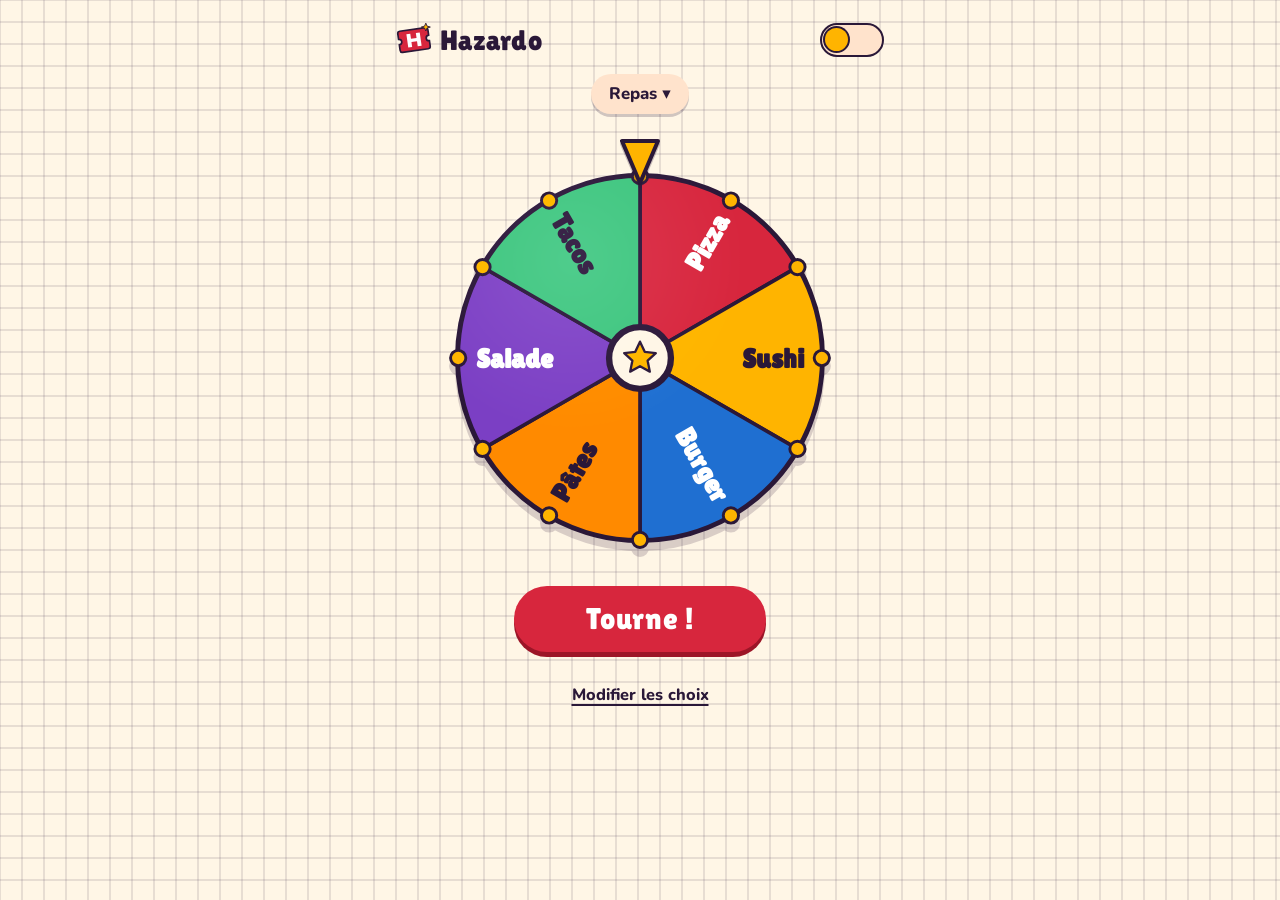
<file: index.html>
<!doctype html>
<html lang="fr">
<head>
<meta charset="utf-8">
<meta name="viewport" content="width=device-width, initial-scale=1, viewport-fit=cover">
<title>Hazardo</title>
<meta name="description" content="Hazardo, la roue qui choisit pour toi quand tu n'arrives pas à te décider.">
<link rel="icon" href="favicon-32.png" sizes="32x32">
<link rel="apple-touch-icon" href="apple-touch-icon.png">
<!-- Mission 7 : comme une vraie app (icône, nom et plein écran sur l'écran d'accueil) -->
<link rel="manifest" href="manifest.webmanifest?v=7">
<meta name="apple-mobile-web-app-capable" content="yes">
<meta name="mobile-web-app-capable" content="yes">
<meta name="apple-mobile-web-app-title" content="Hazardo">
<meta name="apple-mobile-web-app-status-bar-style" content="default">
<meta name="theme-color" content="#FFF6E6" media="(prefers-color-scheme: light)">
<meta name="theme-color" content="#1A0F2E" media="(prefers-color-scheme: dark)">
<link rel="preconnect" href="https://fonts.googleapis.com">
<link rel="preconnect" href="https://fonts.gstatic.com" crossorigin>
<link href="https://fonts.googleapis.com/css2?family=Lilita+One&family=Nunito:wght@700;800&display=swap" rel="stylesheet">
<link rel="stylesheet" href="style.css?v=8">
</head>
<body>
<canvas id="toile" aria-hidden="true"></canvas>

<div class="app">
  <header class="entete">
    <div class="marque"><img src="logo.svg" alt=""><h1>Hazardo</h1></div>
    <button class="jn" id="jn" type="button" aria-pressed="false" aria-label="Mode nuit"><i></i><b></b><b></b><b></b></button>
  </header>

  <!-- Écran 1 : Accueil -->
  <main class="ecran" id="ecran-accueil">
    <button class="pastille" id="nom-roue" type="button">
      <span id="nom-roue-texte">Repas</span> <span aria-hidden="true">▾</span>
    </button>
    <div class="scene">
      <div class="fleche" id="fleche" aria-hidden="true">
        <svg viewBox="0 0 46 52"><path d="M5 5h36L23 47z" fill="var(--accent)" stroke="var(--texte)" stroke-width="4" stroke-linejoin="round"/></svg>
      </div>
      <div class="penche" id="penche">
        <svg id="roue" viewBox="-110 -110 220 220" role="img"></svg>
        <div class="reflet"></div>
      </div>
    </div>
    <div class="aimant" id="aimant"><button class="btn-principal" id="tourne" type="button">Tourne !</button></div>
    <div class="trop-peu" id="trop-peu" hidden>
      <p>Ajoute au moins 2 choix pour faire tourner la roue.</p>
      <button class="btn-ajout" type="button" data-ouvre-liste>Ajouter des choix</button>
    </div>
    <button class="btn-lien" id="modifier" type="button" data-ouvre-liste>Modifier les choix</button>
  </main>

  <!-- Écran 3 : Modifier les choix -->
  <main class="ecran" id="ecran-liste" hidden>
    <button class="btn-lien" id="retour" type="button">← Retour à la roue</button>
    <h2 id="titre-liste" tabindex="-1"></h2>
    <form class="ajout" id="ajout" novalidate>
      <input id="nouveau" type="text" placeholder="Ajoute un choix…" aria-label="Nouveau choix"
        aria-describedby="erreur" autocomplete="off" enterkeyhint="done">
      <button class="btn-ajout" type="submit">Ajouter</button>
    </form>
    <p class="erreur" id="erreur" role="alert"></p>
    <div class="compteur">
      <p id="compteur"></p>
      <span class="ampoules" id="ampoules" aria-hidden="true"></span>
    </div>
    <p class="vide" id="vide" hidden>Ta roue est vide. Ajoute au moins 2 choix pour la faire tourner.</p>
    <ul class="choix" id="choix"></ul>
  </main>

  <!-- Écran 4 : Mes roues -->
  <main class="ecran" id="ecran-roues" hidden>
    <button class="btn-lien" id="retour-roues" type="button">← Retour à la roue</button>
    <h2 id="titre-roues" tabindex="-1">Mes roues</h2>
    <ul class="roues" id="roues"></ul>
    <p class="seule" id="seule" hidden>Il te faut au moins une roue.</p>
    <button class="btn-nouvelle" id="nouvelle" type="button">+ Nouvelle roue</button>
    <form class="ajout" id="form-nouvelle" novalidate hidden>
      <input id="nom-nouvelle" type="text" placeholder="Nom de la nouvelle roue" aria-label="Nom de la nouvelle roue"
        aria-describedby="erreur-roue" autocomplete="off" enterkeyhint="done">
      <button class="btn-ajout" type="submit">Créer</button>
    </form>
    <p class="erreur" id="erreur-roue" role="alert"></p>
    <p class="note">Tes roues sont gardées sur cet appareil seulement.</p>
  </main>
</div>

<!-- Écran 2 : Résultat (par-dessus la roue) -->
<div class="voile" id="ecran-resultat" hidden>
  <div class="ticket" role="dialog" aria-modal="true" aria-labelledby="gagnant">
    <p class="et">Et c'est…</p>
    <p class="gagnant" id="gagnant"></p>
    <div class="boutons">
      <button class="btn-principal" id="encore" type="button">Encore !</button>
      <button class="btn-lien" id="merci" type="button">Super, merci</button>
    </div>
  </div>
</div>

<!-- Confirmation de suppression (par-dessus « Mes roues ») -->
<div class="voile" id="ecran-supprimer" hidden>
  <div class="ticket" role="alertdialog" aria-modal="true" aria-labelledby="question-supprimer">
    <p class="question" id="question-supprimer"></p>
    <div class="boutons">
      <button class="btn-principal" id="oui-supprimer" type="button">Supprimer</button>
      <button class="btn-lien" id="non-supprimer" type="button">Annuler</button>
    </div>
  </div>
</div>

<script src="stockage.js?v=7"></script>
<script src="roue.js?v=7"></script>
<script src="effets.js?v=7"></script>
<script src="choix.js?v=7"></script>
<script src="roues.js?v=7"></script>
</body>
</html>
</file>
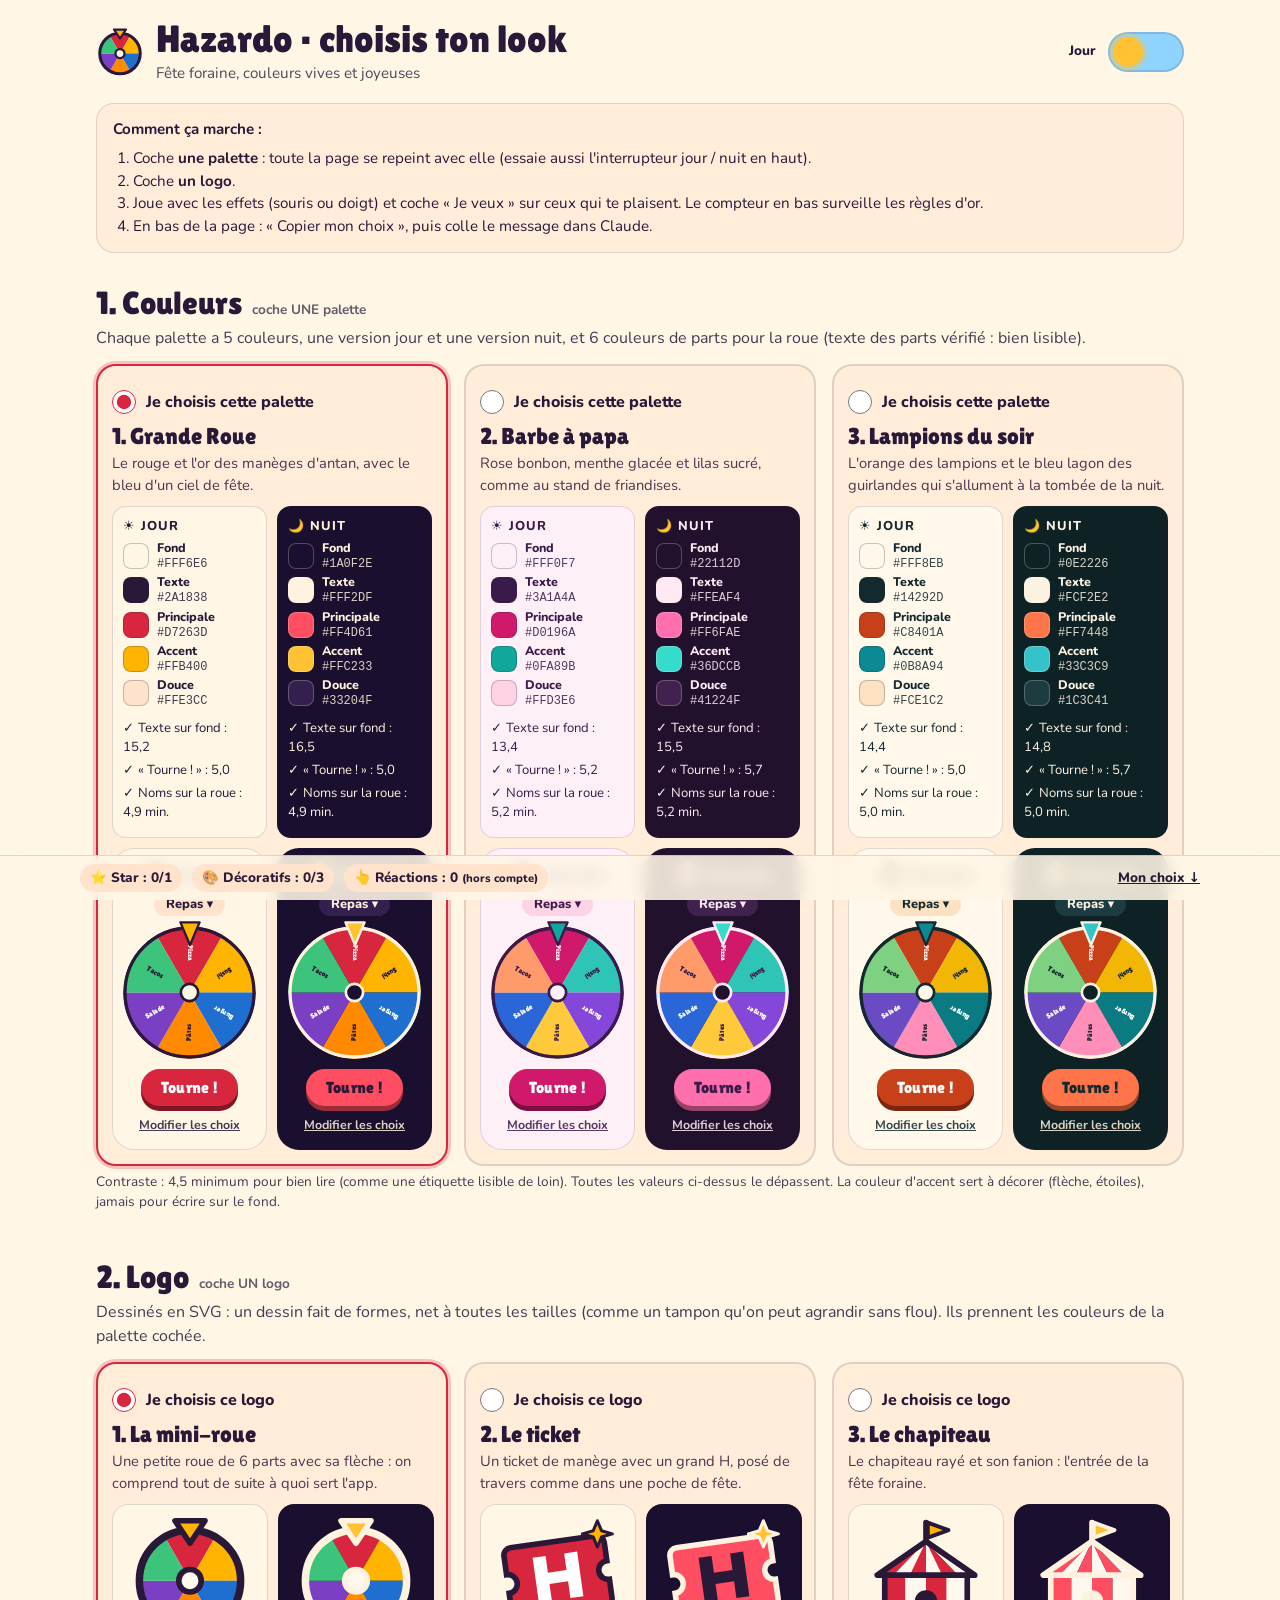
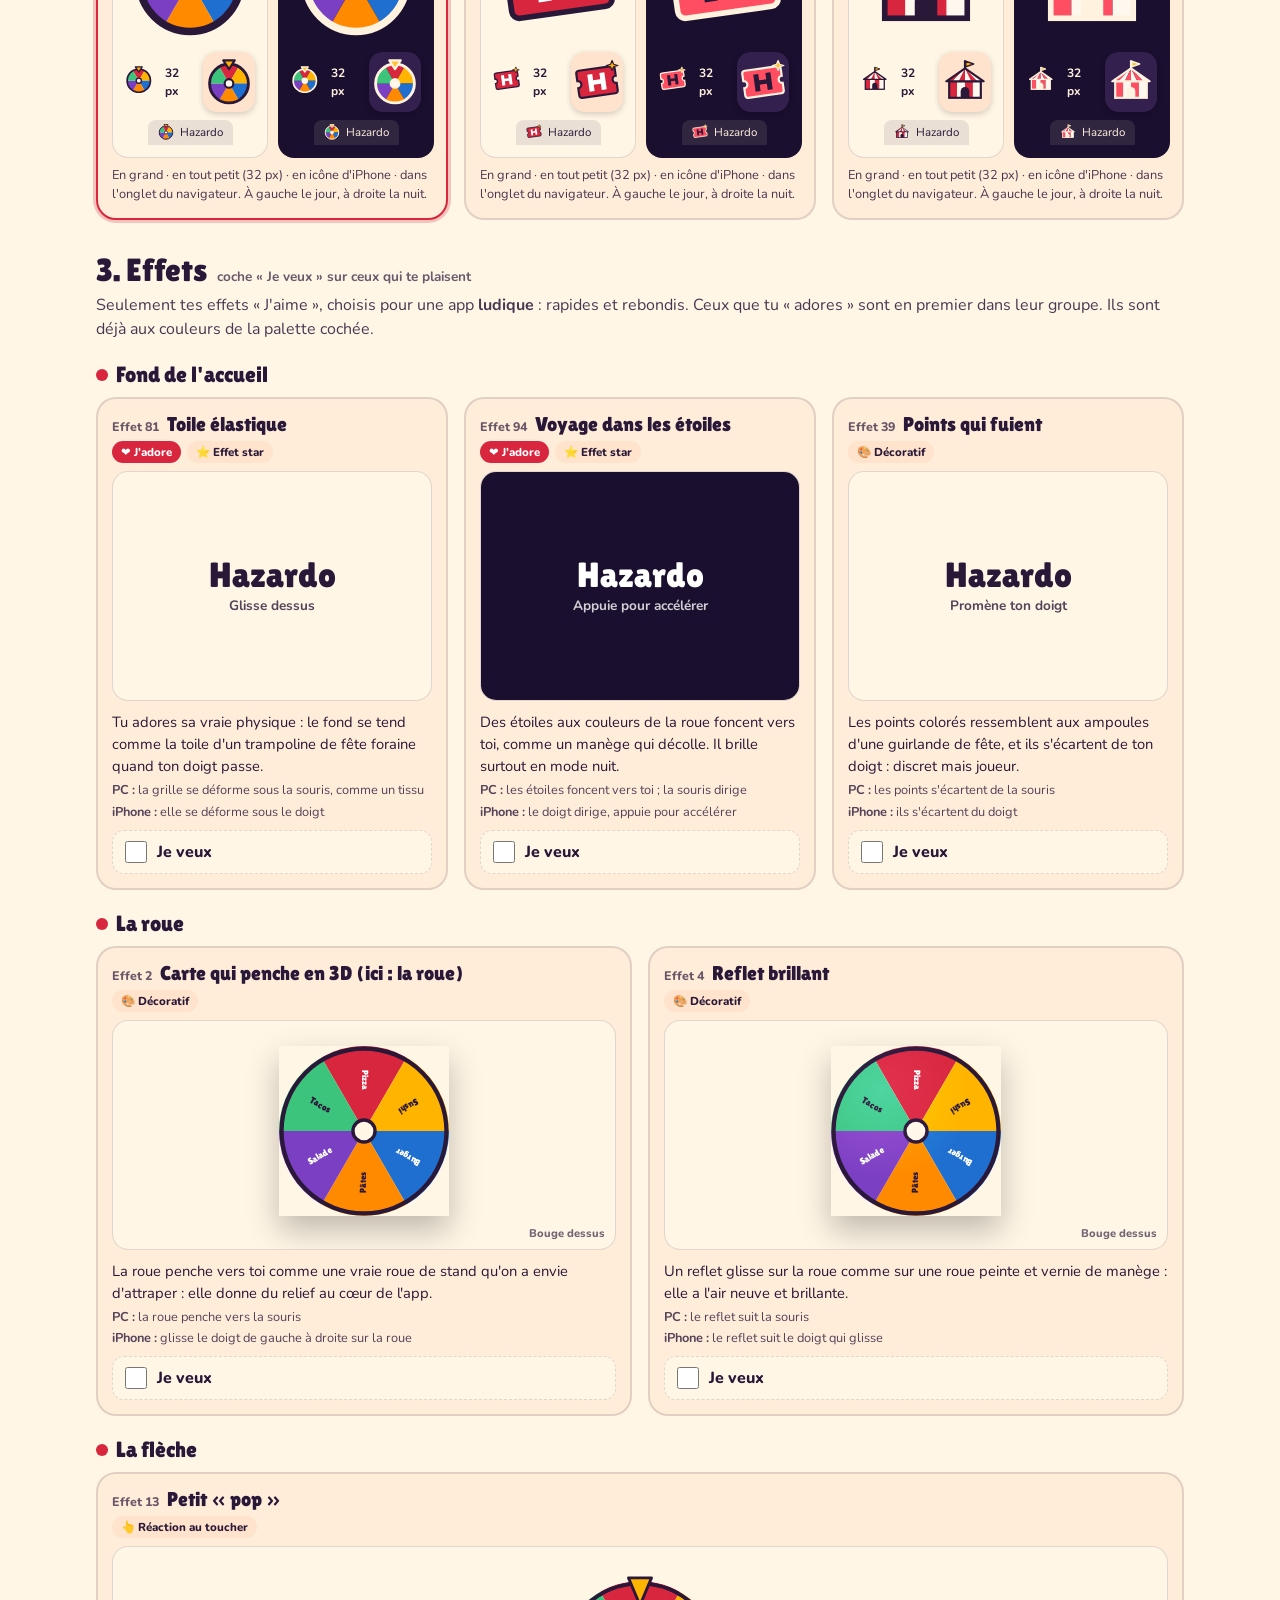
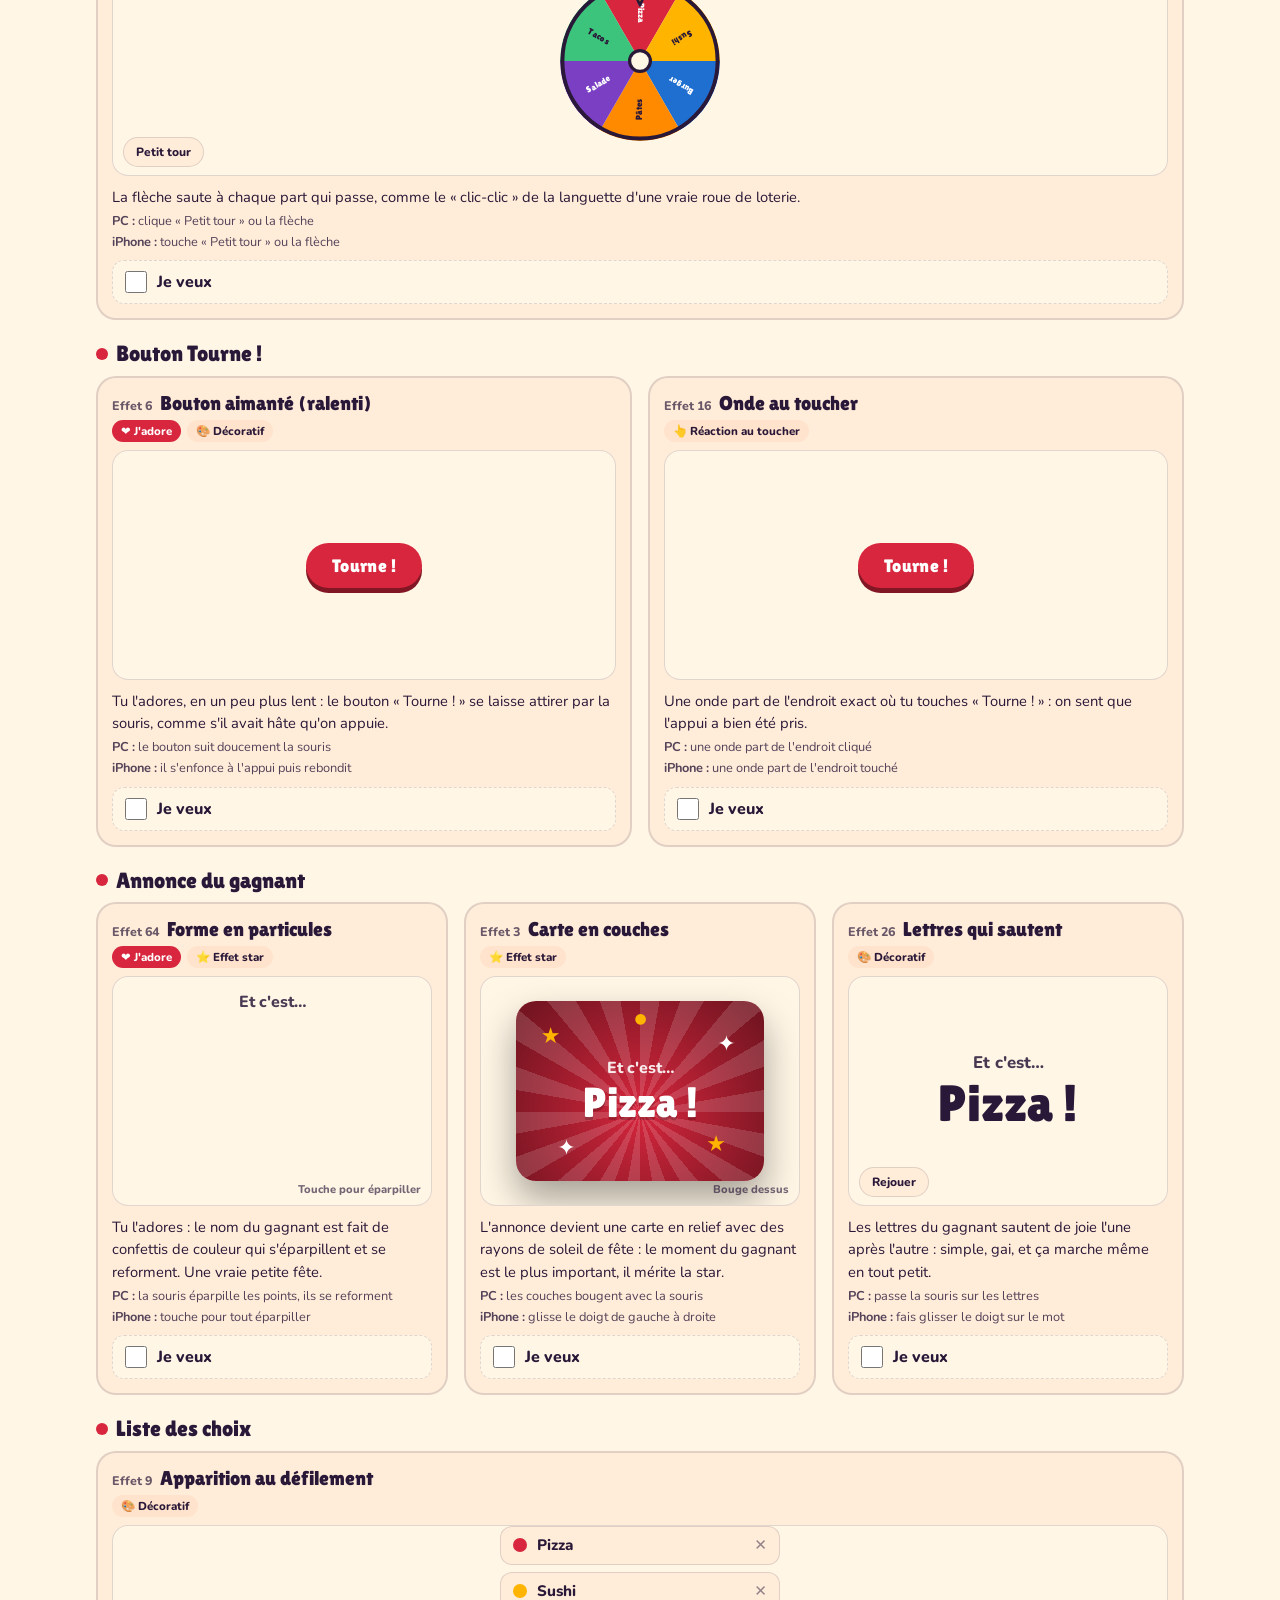
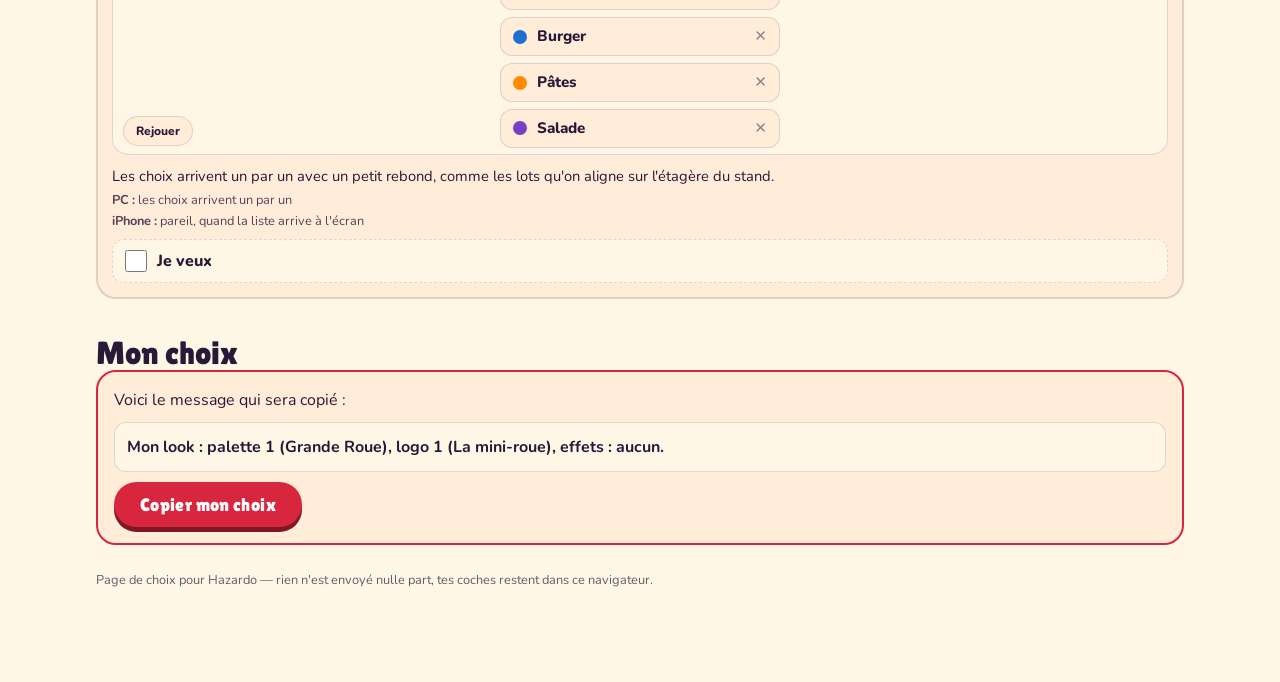
<file: choix-design.html>
<!doctype html>
<html lang="fr">
<head>
<meta charset="utf-8">
<meta name="viewport" content="width=device-width, initial-scale=1, viewport-fit=cover">
<title>Hazardo · Choix du look</title>
<link rel="preconnect" href="https://fonts.googleapis.com">
<link rel="preconnect" href="https://fonts.gstatic.com" crossorigin>
<link href="https://fonts.googleapis.com/css2?family=Lilita+One&family=Nunito:wght@400;700;800&display=swap" rel="stylesheet">
<style>
:root{
  --display:"Lilita One","Arial Rounded MT Bold",system-ui,sans-serif;
  --body:"Nunito",system-ui,-apple-system,"Segoe UI",sans-serif;
  /* Couleurs par défaut (palette 1, jour) ; le script les remplace selon le choix */
  --bg:#FFF6E6;--text:#2A1838;--main:#D7263D;--accent:#FFB400;--soft:#FFE3CC;--on-main:#FFFFFF;
  --w1:#D7263D;--w2:#FFB400;--w3:#1F6FD1;--w4:#FF8A00;--w5:#7B3FC4;--w6:#3CC47C;
  --wt1:#fff;--wt2:#2A1838;--wt3:#fff;--wt4:#2A1838;--wt5:#fff;--wt6:#2A1838;
  --line:color-mix(in srgb,var(--text) 14%,transparent);
  --card:color-mix(in srgb,var(--soft) 45%,var(--bg));
}
*{box-sizing:border-box}
html{-webkit-text-size-adjust:100%}
body{margin:0;background:var(--bg);color:var(--text);font:400 16px/1.5 var(--body);transition:background .3s,color .3s;padding-bottom:84px}
h1,h2,h3,h4{font-family:var(--display);font-weight:400;line-height:1.1;margin:0}
button{font:inherit;color:inherit}
.wrap{max-width:1120px;margin:0 auto;padding:0 16px}
header.top{display:flex;align-items:center;gap:12px;padding:18px 0 8px}
header.top h1{font-size:clamp(1.7rem,5vw,2.4rem)}
header.top .logo-slot{width:48px;height:48px;flex:none}
header.top p{margin:2px 0 0;opacity:.8;font-size:.95rem}
.grow{flex:1;min-width:0}
.intro{background:var(--card);border:1px solid var(--line);border-radius:18px;padding:14px 16px;margin:10px 0 6px;font-size:.95rem}
.intro ol{margin:6px 0 0;padding-left:20px}
section{padding:26px 0 6px}
section>h2{font-size:clamp(1.5rem,4.5vw,2rem);display:flex;align-items:baseline;gap:10px;flex-wrap:wrap}
section>h2 small{font:700 .85rem var(--body);opacity:.7}
.lead{margin:6px 0 14px;opacity:.85}
.grid{display:grid;gap:16px;grid-template-columns:repeat(auto-fit,minmax(min(100%,320px),1fr))}
.card{background:var(--card);border:2px solid var(--line);border-radius:20px;padding:14px;position:relative;transition:border-color .2s,box-shadow .2s}
.card.chosen{border-color:var(--main);box-shadow:0 0 0 3px color-mix(in srgb,var(--main) 25%,transparent)}
.pick{display:flex;align-items:center;gap:10px;font-weight:800;cursor:pointer;padding:6px 0;min-height:44px}
.pick input{width:24px;height:24px;accent-color:var(--main);flex:none;margin:0}
.card h3{font-size:1.45rem}
.tag{margin:2px 0 10px;font-size:.92rem;opacity:.85}

/* Interrupteur jour / nuit (effet 27) */
.dn{position:relative;width:76px;height:40px;border-radius:999px;border:2px solid var(--line);background:#8fd3ff;cursor:pointer;flex:none;transition:background .4s;padding:0}
.dn i{position:absolute;top:3px;left:3px;width:30px;height:30px;border-radius:50%;background:#FFC233;box-shadow:0 0 0 4px rgba(255,194,51,.35);transition:transform .45s cubic-bezier(.3,1.4,.5,1),background .4s,box-shadow .4s}
.dn i::after{content:"";position:absolute;inset:0;border-radius:50%;background:#1d1640;transform:translate(14px,-10px) scale(0);transition:transform .45s}
.dn[aria-pressed="true"]{background:#1d1640}
.dn[aria-pressed="true"] i{transform:translateX(36px);background:#f4eedd;box-shadow:0 0 10px rgba(244,238,221,.5)}
.dn[aria-pressed="true"] i::after{transform:translate(8px,-6px) scale(.85)}
.dn-lbl{font-weight:800;font-size:.85rem;white-space:nowrap}

/* Palettes */
.modes{display:grid;grid-template-columns:1fr 1fr;gap:10px}
.mode{border-radius:14px;padding:10px;background:var(--bg);color:var(--text);border:1px solid var(--line)}
.mode h4{font:800 .8rem var(--body);text-transform:uppercase;letter-spacing:.08em;margin-bottom:6px}
.sw{display:flex;align-items:center;gap:8px;font-size:.78rem;line-height:1.2;margin:4px 0}
.sw b{display:block;font-weight:800}
.sw code{font-size:.75rem;opacity:.85}
.sw span.c{width:26px;height:26px;border-radius:8px;flex:none;border:1px solid color-mix(in srgb,var(--text) 25%,transparent)}
.checks{margin:10px 0 4px;font-size:.82rem;display:grid;gap:3px}
.ok{color:inherit}
.ok::before{content:"✓ ";font-weight:800;color:#1E9E5A}
.mode .ok::before{color:inherit}
.screens{display:grid;grid-template-columns:1fr 1fr;gap:10px;margin-top:10px}

/* Morceau d'écran d'accueil */
.home{background:var(--bg);color:var(--text);border-radius:22px;padding:12px 10px 14px;text-align:center;border:1px solid var(--line);overflow:hidden}
.home .hd{display:flex;align-items:center;justify-content:center;gap:6px;font:1.15rem var(--display)}
.home .hd .logo-slot{width:26px;height:26px}
.home .rn{display:inline-block;margin:6px 0 4px;padding:2px 12px;border-radius:999px;background:var(--soft);font-weight:800;font-size:.8rem}
.home .wheelbox{position:relative;width:min(100%,170px);margin:6px auto 10px}
.btn-main{display:inline-block;border:0;border-radius:999px;padding:12px 26px;background:var(--main);color:var(--on-main);font:1.15rem var(--display);letter-spacing:.02em;cursor:pointer;box-shadow:0 5px 0 color-mix(in srgb,var(--main) 60%,#000);transition:transform .15s}
.btn-main:active{transform:translateY(3px) scale(.97);box-shadow:0 2px 0 color-mix(in srgb,var(--main) 60%,#000)}
.home .btn-main{padding:9px 20px;font-size:1rem}
.home .sec{display:block;margin-top:10px;font-size:.78rem;font-weight:700;text-decoration:underline;opacity:.85}

/* Roue + flèche */
.wheelbox{position:relative}
.wheelbox svg.wheel{display:block;width:100%;height:auto;border-radius:50%}
.wheelbox .arrow{position:absolute;left:50%;top:-6px;width:18%;transform:translateX(-50%);z-index:2;transform-origin:50% 20%}
.wheel text{font-family:var(--display);font-size:11px}

/* Logos */
.logo-big{display:grid;grid-template-columns:1fr 1fr;gap:10px}
.lbox{border-radius:16px;padding:12px;background:var(--bg);color:var(--text);border:1px solid var(--line);display:grid;place-items:center;gap:8px}
.lbox .big{width:min(120px,100%)}
.lbox .row{display:flex;align-items:center;gap:12px;font-size:.75rem;font-weight:700}
.lbox .s32{width:32px;height:32px}
.lbox .icon{width:60px;height:60px;border-radius:14px;background:var(--soft);display:grid;place-items:center;box-shadow:0 2px 6px rgba(0,0,0,.18)}
.lbox .icon svg{width:46px;height:46px}
.lbox .tabbar{display:flex;align-items:center;gap:6px;background:color-mix(in srgb,var(--text) 10%,transparent);border-radius:8px 8px 0 0;padding:4px 10px;font-size:.72rem}
.lbox .tabbar svg{width:16px;height:16px}

/* Effets */
.group{margin:22px 0 4px}
.group>h3{font-size:1.35rem;margin-bottom:10px;display:flex;align-items:center;gap:8px}
.group>h3::before{content:"";width:12px;height:12px;border-radius:50%;background:var(--main)}
.fx .head{display:flex;gap:8px;align-items:baseline;flex-wrap:wrap}
.fx .num{font:800 .78rem var(--body);opacity:.7}
.fx h4{font-size:1.25rem}
.badges{display:flex;gap:6px;flex-wrap:wrap;margin:6px 0 8px}
.badge{font:800 .72rem var(--body);padding:3px 9px;border-radius:999px;background:var(--soft);color:var(--text)}
.badge.love{background:var(--main);color:var(--on-main)}
.stage{position:relative;height:230px;border-radius:16px;background:var(--bg);border:1px solid var(--line);overflow:hidden;display:grid;place-items:center;touch-action:pan-y;user-select:none;-webkit-user-select:none}
.stage canvas.cv{position:absolute;inset:0;width:100%;height:100%;display:block}
.stage .over{position:relative;z-index:1;text-align:center;pointer-events:none}
.stage .over h4{font-size:2.2rem}
.stage .over p{margin:2px 0 0;font-weight:700;font-size:.85rem;opacity:.8}
.stage .hint{position:absolute;right:10px;bottom:8px;font:800 .7rem var(--body);opacity:.65;z-index:1;pointer-events:none}
.why{margin:10px 0 4px;font-size:.92rem}
.dev{display:grid;gap:2px;font-size:.8rem;opacity:.8}
.want{display:flex;align-items:center;gap:10px;margin-top:8px;padding:8px 12px;border-radius:12px;background:var(--bg);border:1px dashed var(--line);font-weight:800;cursor:pointer;min-height:44px}
.want input{width:22px;height:22px;accent-color:var(--main);margin:0}
.replay{position:absolute;left:10px;bottom:8px;z-index:2;border:1px solid var(--line);background:var(--card);border-radius:999px;padding:6px 12px;font:800 .75rem var(--body);cursor:pointer}

/* 2 / 4 : roue qui penche + reflet */
.tilt{width:170px;border-radius:50%;transform-style:preserve-3d;transition:transform .6s cubic-bezier(.3,1.3,.5,1);touch-action:pan-y;position:relative}
.tilt .wheel{box-shadow:0 14px 30px rgba(0,0,0,.25)}
.glare{position:absolute;inset:0;border-radius:50%;pointer-events:none;background:radial-gradient(circle at var(--gx,30%) var(--gy,25%),rgba(255,255,255,.85),rgba(255,255,255,0) 50%);opacity:.35;transition:opacity .3s;mix-blend-mode:overlay}
.tilting .glare{opacity:1}
/* 13 flèche qui fait « pop » */
.arrow.pop{animation:pop .3s cubic-bezier(.3,1.8,.5,1)}
@keyframes pop{50%{transform:translateX(-50%) scale(1.35) rotate(-8deg)}}
.spinbox{width:160px}
.spinbox svg.wheel{transition:none}
/* 6 bouton aimanté (plus lent, comme demandé) */
.mag-zone{padding:40px 50px;touch-action:pan-y}
.mag{transition:transform .8s cubic-bezier(.25,1.3,.5,1),box-shadow .15s}
/* 16 onde */
.rip{position:relative;overflow:hidden}
.rip span.w{position:absolute;border-radius:50%;background:currentColor;opacity:.4;transform:scale(0);animation:wave .6s ease-out forwards;pointer-events:none}
@keyframes wave{to{transform:scale(4);opacity:0}}
/* 3 carte en couches */
.layers{width:min(78%,260px);height:180px;border-radius:20px;position:relative;overflow:hidden;transform-style:preserve-3d;transition:transform .6s ease;touch-action:pan-y;box-shadow:0 18px 36px rgba(0,0,0,.35)}
.layers>div{position:absolute;inset:-14px;transition:transform .6s ease}
.ly-bg{background:repeating-conic-gradient(from 0deg at 50% 60%,rgba(255,255,255,.14) 0 10deg,transparent 10deg 20deg),radial-gradient(circle at 50% 60%,var(--main),color-mix(in srgb,var(--main) 55%,#000) 80%)}
.ly-mid span{position:absolute;font-size:22px;line-height:1}
.ly-top{display:grid;place-items:center;align-content:center;color:var(--on-main);text-align:center}
.ly-top small{font:800 1rem var(--body);opacity:.9}
.ly-top b{font:400 2.6rem var(--display);text-shadow:0 3px 0 rgba(0,0,0,.2)}
/* 26 lettres qui sautent */
.jumpbox{text-align:center}
.jumpbox small{display:block;font:800 1.05rem var(--body);opacity:.85}
.jump{font:3.2rem var(--display);cursor:default}
.jump span{display:inline-block}
.jump span.j{animation:hop .5s cubic-bezier(.3,1.7,.5,1)}
@keyframes hop{40%{transform:translateY(-16px) rotate(-6deg);color:var(--main)}}
/* 64 particules : texte au-dessus */
.parts-top{position:absolute;top:14px;left:0;right:0;text-align:center;font:800 1rem var(--body);z-index:1;pointer-events:none;opacity:.85}
/* 9 apparition */
.list{display:grid;gap:7px;width:min(86%,280px)}
.list .it{display:flex;align-items:center;gap:10px;background:var(--card);border:1px solid var(--line);border-radius:12px;padding:7px 12px;font-weight:800;font-size:.95rem}
.list .it i{width:14px;height:14px;border-radius:50%;flex:none}
.list .it em{margin-left:auto;font-style:normal;opacity:.5}
.play .it{animation:rise .5s cubic-bezier(.2,1.2,.4,1) backwards}
.play .it:nth-child(2){animation-delay:.08s}.play .it:nth-child(3){animation-delay:.16s}.play .it:nth-child(4){animation-delay:.24s}.play .it:nth-child(5){animation-delay:.32s}.play .it:nth-child(6){animation-delay:.4s}
@keyframes rise{from{opacity:0;transform:translateY(18px) scale(.96)}}

/* Barre du bas : compteur des règles d'or */
.bar{position:fixed;left:0;right:0;bottom:0;z-index:20;background:color-mix(in srgb,var(--bg) 88%,transparent);backdrop-filter:blur(8px);-webkit-backdrop-filter:blur(8px);border-top:1px solid var(--line);padding:8px 16px calc(8px + env(safe-area-inset-bottom))}
.bar .in{max-width:1120px;margin:0 auto;display:flex;gap:6px 10px;align-items:center;flex-wrap:wrap;font-size:.85rem;font-weight:800}
.bar .pill{white-space:nowrap;padding:4px 10px;border-radius:999px;background:var(--soft)}
.bar .pill.bad{background:var(--main);color:var(--on-main)}
.bar .warn{flex-basis:100%;font-weight:700;font-size:.8rem;margin:0}
.bar .warn:empty{display:none}
.bar a{color:inherit;margin-left:auto}

/* Récap + copier */
.final{background:var(--card);border:2px solid var(--main);border-radius:20px;padding:16px}
.final pre{white-space:pre-wrap;font:700 1rem/1.5 var(--body);background:var(--bg);border-radius:12px;padding:12px;margin:10px 0;border:1px solid var(--line)}
.copy-row{display:flex;align-items:center;gap:12px;flex-wrap:wrap}
.done{display:inline-flex;align-items:center;gap:6px;font-weight:800;opacity:0;transition:opacity .2s}
.done.on{opacity:1}
.done svg{width:22px;height:22px}
.done path{stroke-dasharray:30;stroke-dashoffset:30}
.done.on path{animation:draw .4s .05s ease-out forwards}
@keyframes draw{to{stroke-dashoffset:0}}
footer{padding:20px 0 10px;font-size:.8rem;opacity:.7}
@media (max-width:480px){.bar .in{font-size:.75rem}.bar .pill{padding:3px 8px}.bar small{display:none}.bar a{display:none}}

@media (prefers-reduced-motion: reduce){
  *,*::before,*::after{animation-duration:.01ms!important;animation-delay:0s!important;transition-duration:.01ms!important}
}
</style>
</head>
<body>
<div class="wrap">
  <header class="top">
    <div class="logo-slot" data-logo></div>
    <div class="grow">
      <h1>Hazardo · choisis ton look</h1>
      <p>Fête foraine, couleurs vives et joyeuses</p>
    </div>
    <span class="dn-lbl" id="dn-lbl">Jour</span>
    <button class="dn" id="dn" type="button" aria-pressed="false" aria-label="Mode nuit"><i></i></button>
  </header>

  <div class="intro">
    <b>Comment ça marche :</b>
    <ol>
      <li>Coche <b>une palette</b> : toute la page se repeint avec elle (essaie aussi l'interrupteur jour / nuit en haut).</li>
      <li>Coche <b>un logo</b>.</li>
      <li>Joue avec les effets (souris ou doigt) et coche « Je veux » sur ceux qui te plaisent. Le compteur en bas surveille les règles d'or.</li>
      <li>En bas de la page : « Copier mon choix », puis colle le message dans Claude.</li>
    </ol>
  </div>

  <!-- 1. COULEURS -->
  <section id="couleurs">
    <h2>1. Couleurs <small>coche UNE palette</small></h2>
    <p class="lead">Chaque palette a 5 couleurs, une version jour et une version nuit, et 6 couleurs de parts pour la roue (texte des parts vérifié : bien lisible).</p>
    <div class="grid" id="pal-grid"></div>
  </section>

  <!-- 2. LOGO -->
  <section id="logo">
    <h2>2. Logo <small>coche UN logo</small></h2>
    <p class="lead">Dessinés en SVG : un dessin fait de formes, net à toutes les tailles (comme un tampon qu'on peut agrandir sans flou). Ils prennent les couleurs de la palette cochée.</p>
    <div class="grid" id="logo-grid"></div>
  </section>

  <!-- 3. EFFETS -->
  <section id="effets">
    <h2>3. Effets <small>coche « Je veux » sur ceux qui te plaisent</small></h2>
    <p class="lead">Seulement tes effets « J'aime », choisis pour une app <b>ludique</b> : rapides et rebondis. Ceux que tu « adores » sont en premier dans leur groupe. Ils sont déjà aux couleurs de la palette cochée.</p>
    <div id="fx-groups"></div>
  </section>

  <!-- RÉCAP -->
  <section id="recap">
    <h2>Mon choix</h2>
    <div class="final">
      <p style="margin:0">Voici le message qui sera copié :</p>
      <pre id="msg" aria-live="polite"></pre>
      <div class="copy-row">
        <button class="btn-main rip" id="copy" type="button">Copier mon choix</button>
        <span class="done" id="done"><svg viewBox="0 0 24 24" fill="none" stroke="currentColor" stroke-width="3" stroke-linecap="round" stroke-linejoin="round" aria-hidden="true"><path d="M4 12l5 5L20 6"/></svg>Copié ! Colle-le dans Claude.</span>
      </div>
    </div>
  </section>
  <footer>Page de choix pour Hazardo — rien n'est envoyé nulle part, tes coches restent dans ce navigateur.</footer>
</div>

<div class="bar" role="status">
  <div class="in">
    <span class="pill" id="c-star" title="1 effet star maximum par page">⭐ Star : 0/1</span>
    <span class="pill" id="c-deco" title="3 types d'effets décoratifs maximum">🎨 Décoratifs : 0/3</span>
    <span class="pill" id="c-react" title="Les petites réactions au toucher ne comptent pas">👆 Réactions : 0 <small>(hors compte)</small></span>
    <a href="#recap">Mon choix ↓</a>
    <p class="warn" id="c-warn"></p>
  </div>
</div>

<script>
(function(){
const reduce = matchMedia('(prefers-reduced-motion: reduce)').matches;
const fine = matchMedia('(hover: hover) and (pointer: fine)').matches;
const $ = id => document.getElementById(id);

/* ---------- Les 3 palettes ---------- */
const PALS = [
  {id:1, name:'Grande Roue', tag:"Le rouge et l'or des manèges d'antan, avec le bleu d'un ciel de fête.",
   day:{bg:'#FFF6E6',text:'#2A1838',main:'#D7263D',accent:'#FFB400',soft:'#FFE3CC'},
   night:{bg:'#1A0F2E',text:'#FFF2DF',main:'#FF4D61',accent:'#FFC233',soft:'#33204F'},
   parts:['#D7263D','#FFB400','#1F6FD1','#FF8A00','#7B3FC4','#3CC47C']},
  {id:2, name:'Barbe à papa', tag:"Rose bonbon, menthe glacée et lilas sucré, comme au stand de friandises.",
   day:{bg:'#FFF0F7',text:'#3A1A4A',main:'#D0196A',accent:'#0FA89B',soft:'#FFD3E6'},
   night:{bg:'#22112D',text:'#FFEAF4',main:'#FF6FAE',accent:'#36DCCB',soft:'#41224F'},
   parts:['#D0196A','#2EC4B6','#8447D9','#FFC93C','#2B66D9','#FF9A6B']},
  {id:3, name:'Lampions du soir', tag:"L'orange des lampions et le bleu lagon des guirlandes qui s'allument à la tombée de la nuit.",
   day:{bg:'#FFF8EB',text:'#14292D',main:'#C8401A',accent:'#0B8A94',soft:'#FCE1C2'},
   night:{bg:'#0E2226',text:'#FCF2E2',main:'#FF7448',accent:'#33C3C9',soft:'#1C3C41'},
   parts:['#C8401A','#F2B705','#0A7A83','#FF8FB8','#6A4BC4','#7DD181']},
];
const LABELS = {bg:'Fond',text:'Texte',main:'Principale',accent:'Accent',soft:'Douce'};
const CHOIX = ['Pizza','Sushi','Burger','Pâtes','Salade','Tacos'];

/* Contraste (règle des lecteurs d'écran : 4,5 minimum pour un texte normal) */
function lum(h){ return [1,3,5].map(i=>parseInt(h.slice(i,i+2),16)/255).map(v=>v<=.03928?v/12.92:((v+.055)/1.055)**2.4).reduce((s,v,i)=>s+v*[.2126,.7152,.0722][i],0); }
function ratio(a,b){ const x=lum(a), y=lum(b); return (Math.max(x,y)+.05)/(Math.min(x,y)+.05); }
const best = (bg, dark) => ratio('#FFFFFF',bg) >= ratio(dark,bg) ? '#FFFFFF' : dark;
const fmt = r => r.toFixed(1).replace('.',',');

function colors(pal, mode){
  const m = pal[mode], dark = pal.day.text;
  return {...m, onMain: best(m.main, dark), parts: pal.parts, partText: pal.parts.map(c=>best(c, dark))};
}
function applyVars(el, pal, mode){
  const c = colors(pal, mode), s = el.style;
  s.setProperty('--bg',c.bg); s.setProperty('--text',c.text); s.setProperty('--main',c.main);
  s.setProperty('--accent',c.accent); s.setProperty('--soft',c.soft); s.setProperty('--on-main',c.onMain);
  c.parts.forEach((p,i)=>{ s.setProperty('--w'+(i+1),p); s.setProperty('--wt'+(i+1),c.partText[i]); });
}

/* ---------- Dessins réutilisés : roue, flèche, logos ---------- */
function wheelSVG(){
  const R=100, n=6; let g='';
  for(let i=0;i<n;i++){
    const a0=(i/n)*2*Math.PI-Math.PI/2-Math.PI/n, a1=a0+2*Math.PI/n;
    const x0=R+R*Math.cos(a0), y0=R+R*Math.sin(a0), x1=R+R*Math.cos(a1), y1=R+R*Math.sin(a1);
    const mid=(i/n)*360; // milieu de la part, en degrés depuis le haut
    g+=`<path d="M${R} ${R}L${x0.toFixed(2)} ${y0.toFixed(2)}A${R} ${R} 0 0 1 ${x1.toFixed(2)} ${y1.toFixed(2)}Z" style="fill:var(--w${i+1})"/>`;
    g+=`<text transform="rotate(${mid} ${R} ${R}) translate(${R} 40) rotate(90)" text-anchor="middle" dominant-baseline="middle" style="fill:var(--wt${i+1})" font-size="16">${CHOIX[i]}</text>`;
  }
  return `<svg class="wheel" viewBox="0 0 200 200" aria-hidden="true">${g}<circle cx="100" cy="100" r="97" fill="none" style="stroke:var(--text)" stroke-width="5"/><circle cx="100" cy="100" r="13" style="fill:var(--bg);stroke:var(--text)" stroke-width="4"/></svg>`;
}
const ARROW = `<svg class="arrow" viewBox="0 0 40 46" aria-hidden="true"><path d="M4 4h32L20 42z" style="fill:var(--accent);stroke:var(--text)" stroke-width="4" stroke-linejoin="round"/></svg>`;
const wheelWithArrow = () => `<div class="wheelbox">${ARROW}${wheelSVG()}</div>`;

function logoWheel(){
  const c=32, R=26; let g='';
  for(let i=0;i<6;i++){ const a0=i/6*2*Math.PI-Math.PI/2-Math.PI/6, a1=a0+Math.PI/3;
    g+=`<path d="M${c} ${c+2}L${(c+R*Math.cos(a0)).toFixed(2)} ${(c+2+R*Math.sin(a0)).toFixed(2)}A${R} ${R} 0 0 1 ${(c+R*Math.cos(a1)).toFixed(2)} ${(c+2+R*Math.sin(a1)).toFixed(2)}Z" style="fill:var(--w${i+1})"/>`; }
  return `<svg viewBox="0 0 64 64" aria-hidden="true">${g}<circle cx="32" cy="34" r="27" fill="none" style="stroke:var(--text)" stroke-width="4"/><circle cx="32" cy="34" r="6" style="fill:#FFF8EE;stroke:var(--text)" stroke-width="3"/><path d="M24 2h16l-8 12z" style="fill:var(--accent);stroke:var(--text)" stroke-width="3" stroke-linejoin="round"/></svg>`;
}
function logoTicket(){
  return `<svg viewBox="0 0 64 64" aria-hidden="true"><g transform="rotate(-8 32 32)"><path d="M9 13H55a4 4 0 0 1 4 4V27a5 5 0 0 0 0 10V47a4 4 0 0 1-4 4H9a4 4 0 0 1-4-4V37a5 5 0 0 0 0-10V17a4 4 0 0 1 4-4Z" style="fill:var(--main);stroke:var(--text)" stroke-width="3"/><path d="M20 20h7v9h10v-9h7v24h-7v-9H27v9h-7z" style="fill:var(--on-main)"/></g><path d="M53 2l2.2 5.3L61 9l-5.8 1.7L53 16l-2.2-5.3L45 9l5.8-1.7z" style="fill:var(--accent);stroke:var(--text)" stroke-width="1.6" stroke-linejoin="round"/></svg>`;
}
function logoTent(){
  const xs=[6,14.67,23.33,32,40.67,49.33,58]; let roof='';
  for(let i=0;i<6;i++) roof+=`<path d="M32 13L${xs[i]} 31H${xs[i+1]}Z" style="fill:${i%2?'#FFF8EE':'var(--main)'}"/>`;
  let body=''; for(let i=0;i<4;i++) body+=`<rect x="${10+i*11}" y="31" width="11" height="23" style="fill:${i%2?'#FFF8EE':'var(--main)'}"/>`;
  return `<svg viewBox="0 0 64 64" aria-hidden="true"><path d="M32 13V3" style="stroke:var(--text)" stroke-width="3" stroke-linecap="round"/><path d="M33 3l11 4-11 4z" style="fill:var(--accent);stroke:var(--text)" stroke-width="2" stroke-linejoin="round"/>${body}<path d="M26 54V45a6 6 0 0 1 12 0v9z" style="fill:var(--text)"/><rect x="10" y="31" width="44" height="23" fill="none" style="stroke:var(--text)" stroke-width="3"/>${roof}<path d="M32 13L6 31H58Z" fill="none" style="stroke:var(--text)" stroke-width="3" stroke-linejoin="round"/></svg>`;
}
const LOGOS = [
  {id:1, name:'La mini-roue', tag:'Une petite roue de 6 parts avec sa flèche : on comprend tout de suite à quoi sert l\'app.', svg:logoWheel},
  {id:2, name:'Le ticket', tag:'Un ticket de manège avec un grand H, posé de travers comme dans une poche de fête.', svg:logoTicket},
  {id:3, name:'Le chapiteau', tag:'Le chapiteau rayé et son fanion : l\'entrée de la fête foraine.', svg:logoTent},
];

/* ---------- Ce que j'ai coché (gardé dans ce navigateur) ---------- */
const sel = {pal:1, logo:1, fx:[], night: matchMedia('(prefers-color-scheme: dark)').matches};
try{ Object.assign(sel, JSON.parse(localStorage.getItem('hazardo-choix')||'{}')); }catch(e){}
function save(){ try{ localStorage.setItem('hazardo-choix', JSON.stringify(sel)); }catch(e){} }
const curPal = () => PALS[sel.pal-1];
const mode = () => sel.night ? 'night' : 'day';
const C = () => colors(curPal(), mode());   // couleurs actuelles, lues par les dessins animés

/* ---------- Construire la partie COULEURS ---------- */
const palGrid = $('pal-grid');
PALS.forEach(p=>{
  const card = document.createElement('article'); card.className='card'; card.dataset.pal=p.id;
  const modeBox = m => {
    const c = colors(p,m), k = m==='day' ? 'Jour' : 'Nuit';
    const sw = Object.keys(LABELS).map(key=>`<div class="sw"><span class="c" style="background:${c[key]}"></span><div><b>${LABELS[key]}</b><code>${c[key]}</code></div></div>`).join('');
    const minPart = Math.min(...p.parts.map((x,i)=>ratio(x,c.partText[i])));
    return `<div class="mode" data-fixed="${p.id}" data-mode="${m}"><h4>${m==='day'?'☀️':'🌙'} ${k}</h4>${sw}
      <div class="checks"><span class="ok">Texte sur fond : ${fmt(ratio(c.text,c.bg))}</span><span class="ok">« Tourne ! » : ${fmt(ratio(c.onMain,c.main))}</span><span class="ok">Noms sur la roue : ${fmt(minPart)} min.</span></div></div>`;
  };
  const screen = m => `<div class="home" data-fixed="${p.id}" data-mode="${m}"><div class="hd"><span class="logo-slot" data-logo></span>Hazardo</div><span class="rn">Repas ▾</span>${wheelWithArrow()}<button class="btn-main" type="button" tabindex="-1">Tourne !</button><span class="sec">Modifier les choix</span></div>`;
  card.innerHTML = `<label class="pick"><input type="radio" name="pal" value="${p.id}"> Je choisis cette palette</label>
    <h3>${p.id}. ${p.name}</h3><p class="tag">${p.tag}</p>
    <div class="modes">${modeBox('day')}${modeBox('night')}</div>
    <div class="screens">${screen('day')}${screen('night')}</div>`;
  palGrid.appendChild(card);
});
document.querySelectorAll('[data-fixed]').forEach(el=>applyVars(el, PALS[el.dataset.fixed-1], el.dataset.mode));
const sumTxt = 'Contraste : 4,5 minimum pour bien lire (comme une étiquette lisible de loin). Toutes les valeurs ci-dessus le dépassent.';
palGrid.insertAdjacentHTML('afterend', `<p class="lead" style="font-size:.85rem">${sumTxt} La couleur d'accent sert à décorer (flèche, étoiles), jamais pour écrire sur le fond.</p>`);

/* ---------- Construire la partie LOGO ---------- */
const logoGrid = $('logo-grid');
LOGOS.forEach(l=>{
  const card = document.createElement('article'); card.className='card'; card.dataset.logoCard=l.id;
  const box = m => `<div class="lbox" data-scope="${m}"><div class="big">${l.svg()}</div>
      <div class="row"><span class="s32">${l.svg()}</span>32 px<span class="icon">${l.svg()}</span></div>
      <div class="tabbar">${l.svg()} Hazardo</div></div>`;
  card.innerHTML = `<label class="pick"><input type="radio" name="logo" value="${l.id}"> Je choisis ce logo</label>
    <h3>${l.id}. ${l.name}</h3><p class="tag">${l.tag}</p>
    <div class="logo-big">${box('day')}${box('night')}</div>
    <p class="tag" style="margin:8px 0 0;font-size:.8rem">En grand · en tout petit (32 px) · en icône d'iPhone · dans l'onglet du navigateur. À gauche le jour, à droite la nuit.</p>`;
  logoGrid.appendChild(card);
});

/* ---------- Les effets proposés ---------- */
const GROUPS = [
  {key:'fond', title:"Fond de l'accueil", phrase:"sur le fond de l'accueil"},
  {key:'roue', title:'La roue', phrase:'sur la roue'},
  {key:'fleche', title:'La flèche', phrase:'sur la flèche'},
  {key:'bouton', title:'Bouton Tourne !', phrase:'sur le bouton Tourne !'},
  {key:'annonce', title:'Annonce du gagnant', phrase:"sur l'annonce du gagnant"},
  {key:'liste', title:'Liste des choix', phrase:'sur la liste des choix'},
];
// kind : star = l'effet vedette (1 par page) · deco = effet décoratif (3 types max) · reaction = réponse à un appui (ne compte pas)
const FX = [
  {n:81, g:'fond', name:'Toile élastique', love:true, kind:'star',
   stage:`<canvas class="cv" id="fx81"></canvas><div class="over"><h4>Hazardo</h4><p>Glisse dessus</p></div>`,
   why:"Tu adores sa vraie physique : le fond se tend comme la toile d'un trampoline de fête foraine quand ton doigt passe.",
   pc:'la grille se déforme sous la souris, comme un tissu', ip:'elle se déforme sous le doigt'},
  {n:94, g:'fond', name:'Voyage dans les étoiles', love:true, kind:'star',
   stage:`<canvas class="cv" id="fx94"></canvas><div class="over" style="color:#fff"><h4>Hazardo</h4><p>Appuie pour accélérer</p></div>`,
   why:"Des étoiles aux couleurs de la roue foncent vers toi, comme un manège qui décolle. Il brille surtout en mode nuit.",
   pc:'les étoiles foncent vers toi ; la souris dirige', ip:'le doigt dirige, appuie pour accélérer'},
  {n:39, g:'fond', name:'Points qui fuient', kind:'deco',
   stage:`<canvas class="cv" id="fx39"></canvas><div class="over"><h4>Hazardo</h4><p>Promène ton doigt</p></div>`,
   why:"Les points colorés ressemblent aux ampoules d'une guirlande de fête, et ils s'écartent de ton doigt : discret mais joueur.",
   pc:'les points s\'écartent de la souris', ip:'ils s\'écartent du doigt'},
  {n:2, g:'roue', name:'Carte qui penche en 3D (ici : la roue)', kind:'deco',
   stage:`<div class="tilt js-tilt" data-max="16">${wheelSVG()}</div><span class="hint">Bouge dessus</span>`,
   why:"La roue penche vers toi comme une vraie roue de stand qu'on a envie d'attraper : elle donne du relief au cœur de l'app.",
   pc:'la roue penche vers la souris', ip:'glisse le doigt de gauche à droite sur la roue'},
  {n:4, g:'roue', name:'Reflet brillant', kind:'deco',
   stage:`<div class="tilt js-tilt" data-max="8" data-glare="1">${wheelSVG()}<span class="glare"></span></div><span class="hint">Bouge dessus</span>`,
   why:"Un reflet glisse sur la roue comme sur une roue peinte et vernie de manège : elle a l'air neuve et brillante.",
   pc:'le reflet suit la souris', ip:'le reflet suit le doigt qui glisse'},
  {n:13, g:'fleche', name:'Petit « pop »', kind:'reaction',
   stage:`<div class="wheelbox spinbox" id="spin13">${ARROW}${wheelSVG()}</div><button class="replay" type="button" id="spin13-btn">Petit tour</button>`,
   why:"La flèche saute à chaque part qui passe, comme le « clic-clic » de la languette d'une vraie roue de loterie.",
   pc:'clique « Petit tour » ou la flèche', ip:'touche « Petit tour » ou la flèche'},
  {n:6, g:'bouton', name:'Bouton aimanté (ralenti)', love:true, kind:'deco',
   stage:`<div class="mag-zone" id="magzone"><button class="btn-main mag" id="mag" type="button">Tourne !</button></div>`,
   why:"Tu l'adores, en un peu plus lent : le bouton « Tourne ! » se laisse attirer par la souris, comme s'il avait hâte qu'on appuie.",
   pc:'le bouton suit doucement la souris', ip:'il s\'enfonce à l\'appui puis rebondit'},
  {n:16, g:'bouton', name:'Onde au toucher', kind:'reaction',
   stage:`<button class="btn-main rip" id="rip" type="button">Tourne !</button>`,
   why:"Une onde part de l'endroit exact où tu touches « Tourne ! » : on sent que l'appui a bien été pris.",
   pc:'une onde part de l\'endroit cliqué', ip:'une onde part de l\'endroit touché'},
  {n:64, g:'annonce', name:'Forme en particules', love:true, kind:'star',
   stage:`<div class="parts-top">Et c'est…</div><canvas class="cv" id="fx64"></canvas><span class="hint">Touche pour éparpiller</span>`,
   why:"Tu l'adores : le nom du gagnant est fait de confettis de couleur qui s'éparpillent et se reforment. Une vraie petite fête.",
   pc:'la souris éparpille les points, ils se reforment', ip:'touche pour tout éparpiller'},
  {n:3, g:'annonce', name:'Carte en couches', kind:'star',
   stage:`<div class="layers js-tilt" data-max="10"><div class="ly-bg" data-depth="0.4"></div><div class="ly-mid" data-depth="1">
      <span style="left:14%;top:18%;color:var(--accent)">★</span><span style="left:78%;top:22%;color:#fff">✦</span><span style="left:20%;top:72%;color:#fff">✦</span><span style="left:74%;top:70%;color:var(--accent)">★</span><span style="left:48%;top:12%;color:var(--accent);font-size:14px">●</span></div>
      <div class="ly-top" data-depth="1.8"><small>Et c'est…</small><b>Pizza !</b></div></div><span class="hint">Bouge dessus</span>`,
   why:"L'annonce devient une carte en relief avec des rayons de soleil de fête : le moment du gagnant est le plus important, il mérite la star.",
   pc:'les couches bougent avec la souris', ip:'glisse le doigt de gauche à droite'},
  {n:26, g:'annonce', name:'Lettres qui sautent', kind:'deco',
   stage:`<div class="jumpbox"><small>Et c'est…</small><div class="jump" id="jump">Pizza !</div></div><button class="replay" type="button" id="jump-btn">Rejouer</button>`,
   why:"Les lettres du gagnant sautent de joie l'une après l'autre : simple, gai, et ça marche même en tout petit.",
   pc:'passe la souris sur les lettres', ip:'fais glisser le doigt sur le mot'},
  {n:9, g:'liste', name:'Apparition au défilement', kind:'deco',
   stage:`<div class="list js-play" id="list9">${CHOIX.map((c,i)=>`<div class="it"><i style="background:var(--w${i+1})"></i>${c}<em>✕</em></div>`).join('')}</div><button class="replay" type="button" id="list9-btn">Rejouer</button>`,
   why:"Les choix arrivent un par un avec un petit rebond, comme les lots qu'on aligne sur l'étagère du stand.",
   pc:'les choix arrivent un par un', ip:'pareil, quand la liste arrive à l\'écran'},
];
const fxBox = $('fx-groups');
GROUPS.forEach(g=>{
  const list = FX.filter(f=>f.g===g.key).sort((a,b)=>(b.love?1:0)-(a.love?1:0));
  const wrap = document.createElement('div'); wrap.className='group';
  wrap.innerHTML = `<h3>${g.title}</h3><div class="grid"></div>`;
  const grid = wrap.querySelector('.grid');
  list.forEach(f=>{
    const kind = {star:'⭐ Effet star', deco:'🎨 Décoratif', reaction:'👆 Réaction au toucher'}[f.kind];
    const card = document.createElement('article'); card.className='card fx'; card.dataset.fx=f.n;
    card.innerHTML = `<div class="head"><span class="num">Effet ${f.n}</span><h4>${f.name}</h4></div>
      <div class="badges">${f.love?'<span class="badge love">❤ J\'adore</span>':''}<span class="badge">${kind}</span></div>
      <div class="stage">${f.stage}</div>
      <p class="why">${f.why}</p>
      <div class="dev"><span><b>PC :</b> ${f.pc}</span><span><b>iPhone :</b> ${f.ip}</span></div>
      <label class="want"><input type="checkbox" value="${f.n}"> Je veux</label>`;
    grid.appendChild(card);
  });
  fxBox.appendChild(wrap);
});

/* ---------- Mettre à jour la page ---------- */
function paint(){
  applyVars(document.documentElement, curPal(), mode());
  document.querySelectorAll('[data-scope]').forEach(el=>applyVars(el, curPal(), el.dataset.scope));
  document.querySelectorAll('[data-logo]').forEach(el=>{ el.innerHTML = LOGOS[sel.logo-1].svg(); });
  document.querySelectorAll('.card[data-pal]').forEach(c=>c.classList.toggle('chosen', +c.dataset.pal===sel.pal));
  document.querySelectorAll('.card[data-logo-card]').forEach(c=>c.classList.toggle('chosen', +c.dataset.logoCard===sel.logo));
  document.querySelectorAll('.card[data-fx]').forEach(c=>c.classList.toggle('chosen', sel.fx.includes(+c.dataset.fx)));
  document.querySelectorAll('input[name=pal]').forEach(i=>i.checked = +i.value===sel.pal);
  document.querySelectorAll('input[name=logo]').forEach(i=>i.checked = +i.value===sel.logo);
  document.querySelectorAll('.want input').forEach(i=>i.checked = sel.fx.includes(+i.value));
  $('dn').setAttribute('aria-pressed', String(sel.night)); $('dn-lbl').textContent = sel.night ? 'Nuit' : 'Jour';
  count(); message(); save();
}
function count(){
  const chosen = FX.filter(f=>sel.fx.includes(f.n));
  const stars = chosen.filter(f=>f.kind==='star').length;
  const deco = chosen.filter(f=>f.kind!=='reaction').length;
  const react = chosen.filter(f=>f.kind==='reaction').length;
  const fonds = chosen.filter(f=>f.g==='fond').length;
  $('c-star').textContent = `⭐ Star : ${stars}/1`; $('c-star').classList.toggle('bad', stars>1);
  $('c-deco').textContent = `🎨 Décoratifs : ${deco}/3`; $('c-deco').classList.toggle('bad', deco>3);
  $('c-react').innerHTML = `👆 Réactions : ${react} <small>(hors compte)</small>`;
  const w = [];
  if (stars>1) w.push('Trop d\'effets star : garde-en un seul, sinon ils se volent la vedette.');
  if (deco>3) w.push('Plus de 3 types d\'effets décoratifs : la page va devenir chargée. Retire-en un.');
  if (fonds>1) w.push('Un seul fond possible pour l\'accueil : choisis-en un.');
  $('c-warn').textContent = w.join(' ');
}
function message(){
  const p = curPal();
  const order = GROUPS.map(g=>g.key);
  const chosen = FX.filter(f=>sel.fx.includes(f.n)).sort((a,b)=>order.indexOf(a.g)-order.indexOf(b.g));
  const fx = chosen.length ? chosen.map(f=>`${f.n} ${GROUPS.find(g=>g.key===f.g).phrase}`).join(', ') : 'aucun';
  $('msg').textContent = `Mon look : palette ${p.id} (${p.name}), logo ${sel.logo} (${LOGOS[sel.logo-1].name}), effets : ${fx}.`;
}
document.addEventListener('change', e=>{
  const t = e.target;
  if (t.name==='pal') sel.pal = +t.value;
  else if (t.name==='logo') sel.logo = +t.value;
  else if (t.closest('.want')) sel.fx = t.checked ? [...new Set([...sel.fx, +t.value])] : sel.fx.filter(n=>n!==+t.value);
  else return;
  paint();
});
$('dn').addEventListener('click', ()=>{ sel.night = !sel.night; paint(); });

/* Copier mon choix */
$('copy').addEventListener('click', async ()=>{
  const txt = $('msg').textContent; let ok = false;
  try{ await navigator.clipboard.writeText(txt); ok = true; }catch(e){
    const ta = document.createElement('textarea'); ta.value = txt; ta.style.position='fixed'; ta.style.opacity='0'; document.body.appendChild(ta); ta.select();
    try{ ok = document.execCommand('copy'); }catch(e2){} ta.remove();
  }
  const d = $('done'); d.lastChild.textContent = ok ? 'Copié ! Colle-le dans Claude.' : 'Sélectionne le texte au-dessus et copie-le.';
  d.classList.remove('on'); d.offsetWidth; d.classList.add('on');
});

/* ---------- Petits outils pour les démos (repris de la Salle des effets) ---------- */
function liveCanvas(stage, cv, setup, frame){ const ctx=cv.getContext('2d'); let W=0,H=0,vis=false,raf=0;
  function size(){ const d=Math.min(devicePixelRatio||1,2); W=cv.clientWidth; H=cv.clientHeight; if(!W||!H) return; cv.width=W*d; cv.height=H*d; ctx.setTransform(d,0,0,d,0,0); setup(W,H); }
  function loop(t){ if(W&&H) frame(ctx,W,H,t||0); if(vis&&!reduce) raf=requestAnimationFrame(loop); }
  size(); new ResizeObserver(size).observe(stage); loop(0);
  new IntersectionObserver(es=>{ vis=es[0].isIntersecting; cancelAnimationFrame(raf); if(vis&&!reduce) raf=requestAnimationFrame(loop); else loop(0); }).observe(stage);
  return size; }
function pointerIn(stage){ const p={x:-999,y:-999,on:false}; stage.addEventListener('pointermove',e=>{ const r=stage.getBoundingClientRect(); p.x=e.clientX-r.left; p.y=e.clientY-r.top; p.on=true; });
  stage.addEventListener('pointerleave',()=>{ p.on=false; p.x=p.y=-999; }); stage.addEventListener('pointercancel',()=>{ p.on=false; p.x=p.y=-999; }); return p; }
const stageOf = id => $(id).closest('.stage');
function restart(el, cls){ el.classList.remove(cls); el.offsetWidth; el.classList.add(cls); }

// Roue qui penche / reflet / couches : souris, ou doigt qui glisse à l'horizontale (glisser en vertical fait défiler la page)
document.querySelectorAll('.js-tilt').forEach(el=>{
  const max=+el.dataset.max||12, layers=[...el.querySelectorAll('[data-depth]')], glare=el.dataset.glare;
  function move(e){ if (reduce) return;
    const r=el.getBoundingClientRect(), x=(e.clientX-r.left)/r.width-.5, y=(e.clientY-r.top)/r.height-.5;
    el.style.transition='transform .08s linear';
    el.style.transform=`perspective(700px) rotateX(${(-y*max).toFixed(2)}deg) rotateY(${(x*max).toFixed(2)}deg)`;
    layers.forEach(l=>{ const d=+l.dataset.depth; l.style.transition='transform .08s linear'; l.style.transform=`translate3d(${(x*d*14).toFixed(1)}px,${(y*d*14).toFixed(1)}px,0)`; });
    if (glare){ el.classList.add('tilting'); el.style.setProperty('--gx',((x+.5)*100)+'%'); el.style.setProperty('--gy',((y+.5)*100)+'%'); } }
  function reset(){ el.style.transition=''; el.style.transform=''; el.classList.remove('tilting'); layers.forEach(l=>{ l.style.transition=''; l.style.transform=''; }); }
  el.addEventListener('pointermove',move); el.addEventListener('pointerleave',reset); el.addEventListener('pointercancel',reset);
  el.addEventListener('pointerup',e=>{ if(e.pointerType!=='mouse') reset(); });
});

// 81 Toile élastique
(function(){ const st=stageOf('fx81'), p=pointerIn(st); let G=[], cols=0, rows=0;
  liveCanvas(st,$('fx81'),(W,H)=>{ cols=Math.max(10,Math.round(W/22)); rows=Math.max(8,Math.round(H/22)); G=[]; for(let j=0;j<rows;j++) for(let i=0;i<cols;i++){ const x=i/(cols-1)*W, y=j/(rows-1)*H; G.push({ox:x,oy:y,x,y,vx:0,vy:0}); } },
    (ctx,W,H)=>{ const c=C(); ctx.clearRect(0,0,W,H);
      for(const q of G){ const dx=q.x-p.x, dy=q.y-p.y, d=Math.hypot(dx,dy); if(d<80&&d>0){ const f=(80-d)/80; q.vx+=dx/d*f*3; q.vy+=dy/d*f*3; }
        q.vx+=(q.ox-q.x)*.08; q.vy+=(q.oy-q.y)*.08; q.vx*=.82; q.vy*=.82; q.x+=q.vx; q.y+=q.vy; }
      ctx.strokeStyle=c.text; ctx.globalAlpha=.22; ctx.lineWidth=1;
      for(let j=0;j<rows;j++){ ctx.beginPath(); for(let i=0;i<cols;i++){ const q=G[j*cols+i]; i?ctx.lineTo(q.x,q.y):ctx.moveTo(q.x,q.y); } ctx.stroke(); }
      for(let i=0;i<cols;i++){ ctx.beginPath(); for(let j=0;j<rows;j++){ const q=G[j*cols+i]; j?ctx.lineTo(q.x,q.y):ctx.moveTo(q.x,q.y); } ctx.stroke(); }
      ctx.globalAlpha=1; G.forEach((q,k)=>{ const m=Math.hypot(q.x-q.ox,q.y-q.oy); if(m>2){ ctx.fillStyle=c.parts[k%6]; ctx.beginPath(); ctx.arc(q.x,q.y,Math.min(5,1.5+m/5),0,7); ctx.fill(); } }); }); })();

// 94 Voyage dans les étoiles (étoiles aux couleurs des parts)
(function(){ const st=stageOf('fx94'), p=pointerIn(st); let S=[], fast=false, cx=0, cy=0;
  st.addEventListener('pointerdown',()=>{ fast=true; }); ['pointerup','pointerleave','pointercancel'].forEach(t=>st.addEventListener(t,()=>{ fast=false; }));
  liveCanvas(st,$('fx94'),(W,H)=>{ S=Array.from({length:220},(_,i)=>({x:(Math.random()-.5)*W*2,y:(Math.random()-.5)*H*2,z:Math.random()*W,k:i%7})); cx=W/2; cy=H/2;
      const ctx=$('fx94').getContext('2d'); ctx.fillStyle=curPal().night.bg; ctx.fillRect(0,0,W,H); },
    (ctx,W,H)=>{ const c=C(), bg=curPal().night.bg; ctx.globalAlpha=.35; ctx.fillStyle=bg; ctx.fillRect(0,0,W,H); ctx.globalAlpha=1;
      const tx=p.on?p.x:W/2, ty=p.on?p.y:H/2; cx+=(tx-cx)*.05; cy+=(ty-cy)*.05; const sp=fast?14:4;
      for(const s of S){ const pz=s.z; s.z-=sp; if(s.z<1){ s.x=(Math.random()-.5)*W*2; s.y=(Math.random()-.5)*H*2; s.z=W; continue; }
        const k=W*.5/s.z, x=cx+s.x*k, y=cy+s.y*k, k0=W*.5/pz, x0=cx+s.x*k0, y0=cy+s.y*k0;
        ctx.strokeStyle= s.k<6 ? c.parts[s.k] : '#ffffff'; ctx.globalAlpha=Math.min(1,1.2-s.z/W); ctx.lineWidth=Math.max(.8,2.6-s.z/W*2.4);
        ctx.beginPath(); ctx.moveTo(x0,y0); ctx.lineTo(x,y); ctx.stroke(); } ctx.globalAlpha=1; }); })();

// 39 Points qui fuient (ampoules de guirlande)
(function(){ const st=stageOf('fx39'), p=pointerIn(st); let pts=[];
  liveCanvas(st,$('fx39'),(W,H)=>{ pts=[]; let j=0; for(let y=12;y<H;y+=18,j++){ let i=0; for(let x=12;x<W;x+=18,i++) pts.push({ox:x,oy:y,x,y,k:(i+j)%6}); } },
    (ctx,W,H)=>{ const c=C(); ctx.clearRect(0,0,W,H);
      for(const q of pts){ const dx=q.ox-p.x, dy=q.oy-p.y, d=Math.hypot(dx,dy), f=d<70?(70-d)/70:0;
        const tx=q.ox+(d?dx/d:0)*f*26, ty=q.oy+(d?dy/d:0)*f*26; q.x+=(tx-q.x)*.18; q.y+=(ty-q.y)*.18;
        ctx.fillStyle=c.parts[q.k]; ctx.globalAlpha=f>0?1:.55; ctx.beginPath(); ctx.arc(q.x,q.y,2+f*2.2,0,7); ctx.fill(); }
      ctx.globalAlpha=1; }); })();

// 13 Flèche qui fait « pop » à chaque part
(function(){ const box=$('spin13'), arrow=box.querySelector('.arrow'), wheel=box.querySelector('.wheel'); let ang=0, raf=0;
  const pop=()=>{ if(!reduce) restart(arrow,'pop'); };
  function spin(){ cancelAnimationFrame(raf); if(reduce){ pop(); return; }
    const a0=ang, total=360*1.5+Math.random()*120, t0=performance.now(), dur=2200; let last=Math.floor(a0/60);
    (function step(now){ const k=Math.min(1,(now-t0)/dur), e=1-Math.pow(1-k,3); ang=a0+total*e; wheel.style.transform=`rotate(${ang}deg)`;
      const seg=Math.floor((ang+30)/60); if(seg!==last){ last=seg; pop(); } if(k<1) raf=requestAnimationFrame(step); })(t0); }
  $('spin13-btn').addEventListener('click',spin); arrow.style.pointerEvents='auto'; arrow.style.cursor='pointer'; arrow.addEventListener('click',pop); wheel.addEventListener('click',spin); })();

// 6 Bouton aimanté (souris seulement, un peu plus lent que dans la Salle)
(function(){ const mag=$('mag'), zone=$('magzone');
  if (fine && !reduce){
    zone.addEventListener('pointermove',e=>{ const r=mag.getBoundingClientRect(); const dx=e.clientX-(r.left+r.width/2), dy=e.clientY-(r.top+r.height/2); mag.style.transform=`translate(${(dx*.14).toFixed(1)}px,${(dy*.2).toFixed(1)}px)`; });
    zone.addEventListener('pointerleave',()=>{ mag.style.transform=''; });
  } })();

// 16 Onde au toucher (sert aussi au bouton « Copier mon choix »)
document.querySelectorAll('.rip').forEach(b=>b.addEventListener('pointerdown',e=>{ if(reduce) return; const r=b.getBoundingClientRect(), s=Math.max(r.width,r.height); const w=document.createElement('span'); w.className='w';
  w.style.cssText=`width:${s}px;height:${s}px;left:${e.clientX-r.left-s/2}px;top:${e.clientY-r.top-s/2}px`; b.appendChild(w); setTimeout(()=>w.remove(),650); }));

// 64 Le nom du gagnant en particules (confettis)
(function(){ const st=stageOf('fx64'), p=pointerIn(st); let P=[];
  const resize = liveCanvas(st,$('fx64'),(W,H)=>{ const o=document.createElement('canvas'); o.width=W; o.height=H; const x=o.getContext('2d');
      const fs=Math.min(H*.42, W/4.2); x.fillStyle='#000'; x.font=`${Math.round(fs)}px "Lilita One","Arial Rounded MT Bold",sans-serif`; x.textAlign='center'; x.textBaseline='middle'; x.fillText('Pizza !',W/2,H*.58);
      const d=x.getImageData(0,0,W,H).data; P=[]; const step=W<400?4:5;
      for(let y=0;y<H;y+=step) for(let xx=0;xx<W;xx+=step) if(d[(y*W+xx)*4+3]>128) P.push({tx:xx,ty:y,x:Math.random()*W,y:Math.random()*H,vx:0,vy:0,k:Math.floor(Math.random()*6)}); },
    (ctx,W,H)=>{ const c=C(); ctx.clearRect(0,0,W,H);
      for(const q of P){ const dx=q.x-p.x, dy=q.y-p.y, d=Math.hypot(dx,dy);
        if(d<55&&d>0){ q.vx+=dx/d*2.2; q.vy+=dy/d*2.2; }
        if(reduce){ q.x=q.tx; q.y=q.ty; } else { q.vx+=(q.tx-q.x)*.04; q.vy+=(q.ty-q.y)*.04; q.vx*=.82; q.vy*=.82; q.x+=q.vx; q.y+=q.vy; }
        ctx.fillStyle=c.parts[q.k]; ctx.fillRect(q.x-1.6,q.y-1.6,3.2,3.2); } });
  st.addEventListener('pointerdown',()=>P.forEach(q=>{ q.vx+=(Math.random()-.5)*30; q.vy+=(Math.random()-.5)*30; }));
  if (document.fonts) document.fonts.ready.then(resize); })();

// 26 Lettres qui sautent
(function(){ const el=$('jump'), txt=el.textContent; el.textContent=''; el.setAttribute('aria-label',txt);
  for(const ch of txt){ const s=document.createElement('span'); s.setAttribute('aria-hidden','true'); s.textContent= ch===' ' ? ' ' : ch; el.appendChild(s); }
  const hop=t=>{ if(reduce||t.classList.contains('j')) return; t.classList.add('j'); t.addEventListener('animationend',()=>t.classList.remove('j'),{once:true}); };
  function hit(x,y){ const t=document.elementFromPoint(x,y); if(t && t.parentNode===el) hop(t); }
  el.parentNode.addEventListener('pointermove',e=>hit(e.clientX,e.clientY)); el.addEventListener('pointerdown',e=>hit(e.clientX,e.clientY));
  const wave=()=>[...el.children].forEach((s,i)=>setTimeout(()=>hop(s),i*70));
  $('jump-btn').addEventListener('click',wave);
  new IntersectionObserver((es,o)=>{ if(es[0].isIntersecting){ wave(); o.disconnect(); } },{threshold:.6}).observe(el); })();

// 9 Apparition de la liste des choix
(function(){ const l=$('list9'); const play=()=>restart(l,'play');
  $('list9-btn').addEventListener('click',play);
  new IntersectionObserver((es,o)=>{ if(es[0].isIntersecting){ play(); o.disconnect(); } },{threshold:.5}).observe(l); })();

paint();
})();
</script>
</body>
</html>
</file>
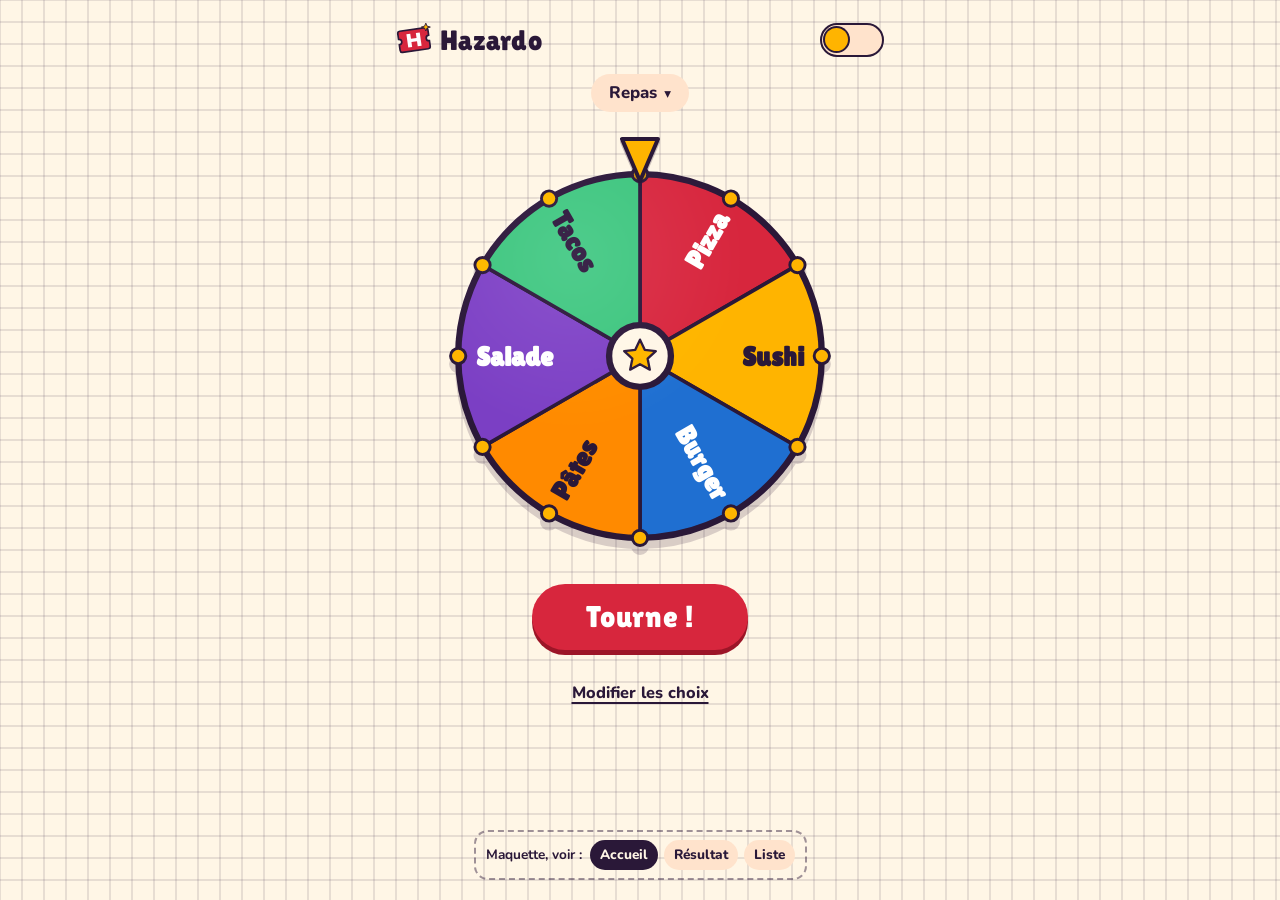
<file: maquette.html>
<!doctype html>
<html lang="fr">
<head>
<meta charset="utf-8">
<meta name="viewport" content="width=device-width, initial-scale=1, viewport-fit=cover">
<title>Hazardo — maquette</title>
<link rel="icon" href="favicon-32.png" sizes="32x32">
<link rel="apple-touch-icon" href="apple-touch-icon.png">
<link rel="preconnect" href="https://fonts.googleapis.com">
<link rel="preconnect" href="https://fonts.gstatic.com" crossorigin>
<link href="https://fonts.googleapis.com/css2?family=Lilita+One&family=Nunito:wght@700;800&display=swap" rel="stylesheet">
<style>
/* ---------- Couleurs (DESIGN.md, palette Grande Roue) ---------- */
:root{
  --fond:#FFF6E6; --texte:#2A1838; --princ:#D7263D; --princ-fonce:#9C1527;
  --accent:#FFB400; --douce:#FFE3CC; --sur-princ:#FFFFFF; --voile:rgba(42,24,56,.55);
  --titre:"Lilita One","Arial Rounded MT Bold",system-ui,sans-serif;
  --corps:"Nunito","Arial Rounded MT Bold",system-ui,sans-serif;
  color-scheme:light;
}
@media (prefers-color-scheme: dark){
  :root:not([data-theme="light"]){
    --fond:#1A0F2E; --texte:#FFF2DF; --princ:#FF4D61; --princ-fonce:#A82238;
    --accent:#FFC233; --douce:#33204F; --sur-princ:#2A1838; --voile:rgba(8,4,18,.72);
    color-scheme:dark;
  }
}
:root[data-theme="dark"]{
  --fond:#1A0F2E; --texte:#FFF2DF; --princ:#FF4D61; --princ-fonce:#A82238;
  --accent:#FFC233; --douce:#33204F; --sur-princ:#2A1838; --voile:rgba(8,4,18,.72);
  color-scheme:dark;
}

/* ---------- Base ---------- */
*{box-sizing:border-box}
html,body{margin:0}
body{background:var(--fond);color:var(--texte);font:700 1rem/1.45 var(--corps);
  min-height:100svh;-webkit-tap-highlight-color:transparent;transition:background-color .4s}
button{font:inherit;color:inherit;cursor:pointer}
:focus-visible{outline:3px solid var(--accent);outline-offset:3px}
[hidden]{display:none!important}

/* 81 Toile élastique : derrière tout, ne capte pas les touchers */
#toile{position:fixed;inset:0;width:100%;height:100%;pointer-events:none;z-index:0}
.app{position:relative;z-index:1;max-width:520px;margin:0 auto;
  padding:max(12px,env(safe-area-inset-top)) 16px max(20px,env(safe-area-inset-bottom));
  min-height:100svh;display:flex;flex-direction:column}

/* ---------- En-tête ---------- */
.entete{display:flex;align-items:center;justify-content:space-between;height:56px}
.marque{display:flex;align-items:center;gap:8px}
.marque img{width:36px;height:36px}
.marque h1{margin:0;font:400 1.75rem/1 var(--titre);letter-spacing:.01em}

/* 27 Interrupteur jour / nuit */
.jn{width:64px;height:34px;border-radius:999px;border:2.5px solid var(--texte);padding:0;
  background:var(--douce);position:relative;overflow:hidden}
.jn i{position:absolute;top:3px;left:3px;width:23px;height:23px;border-radius:50%;
  background:var(--accent);box-shadow:0 0 0 2px var(--texte);
  transition:transform .45s cubic-bezier(.4,1.5,.5,1)}
.jn b{position:absolute;width:3px;height:3px;border-radius:50%;background:var(--texte);opacity:0;transition:opacity .4s}
.jn b:nth-of-type(1){left:12px;top:8px} .jn b:nth-of-type(2){left:20px;top:19px} .jn b:nth-of-type(3){left:9px;top:21px}
.nuit .jn i{transform:translateX(30px);background:var(--texte);
  box-shadow:inset -7px -3px 0 var(--douce),0 0 0 2px var(--texte)}
.nuit .jn b{opacity:.9}

/* ---------- Accueil ---------- */
.ecran{flex:1;display:flex;flex-direction:column;align-items:center}
#ecran-accueil{gap:14px;padding-top:6px}
.pastille{border:0;border-radius:999px;background:var(--douce);padding:7px 18px;font-weight:800;font-size:1.05rem}
.pastille span{font-size:.8em;margin-left:2px}

.scene{position:relative;width:min(86vw,400px,calc(100svh - 300px));min-width:240px;aspect-ratio:1;margin-top:30px}
.penche{width:100%;height:100%;border-radius:50%;position:relative;touch-action:pan-y;
  transition:transform .6s cubic-bezier(.3,1.4,.5,1);will-change:transform}
#roue{display:block;width:100%;height:100%;overflow:visible;filter:drop-shadow(0 8px 0 rgba(42,24,56,.18))}
#roue text{font-family:var(--titre);font-size:15px}
/* 4 Reflet brillant */
.reflet{position:absolute;inset:3%;border-radius:50%;pointer-events:none;mix-blend-mode:soft-light;
  background:radial-gradient(circle at var(--gx,32%) var(--gy,24%),rgba(255,255,255,.85),rgba(255,255,255,0) 45%);
  opacity:.35;transition:opacity .4s}
.penche.vise .reflet{opacity:1}
/* La flèche (13 Petit pop) */
.fleche{position:absolute;left:50%;top:-22px;width:46px;margin-left:-23px;z-index:2;
  transform-origin:50% 12%;filter:drop-shadow(0 3px 0 rgba(42,24,56,.25))}
.fleche svg{display:block;width:100%}
.fleche.pop{animation:pop .3s cubic-bezier(.3,1.6,.5,1)}
@keyframes pop{45%{transform:scale(1.35) rotate(-8deg)}}

/* Bouton principal (6 Aimanté + 16 Onde) */
.aimant{padding:14px 40px 10px;touch-action:pan-y;transition:transform .8s cubic-bezier(.3,1.45,.45,1)}
.aimant.suit{transition:transform .15s linear}
.btn-principal{position:relative;overflow:hidden;border:0;border-radius:999px;
  background:var(--princ);color:var(--sur-princ);font:400 1.9rem/1 var(--titre);letter-spacing:.02em;
  padding:18px 54px 17px;box-shadow:0 5px 0 var(--princ-fonce);
  transition:transform .4s cubic-bezier(.3,1.7,.5,1)}
.btn-principal:active{transform:translateY(3px) scale(.97);box-shadow:0 2px 0 var(--princ-fonce);transition:transform .08s}
.btn-principal .onde{position:absolute;border-radius:50%;background:currentColor;pointer-events:none;
  opacity:.4;transform:scale(0);animation:onde .6s ease-out forwards}
@keyframes onde{to{transform:scale(4);opacity:0}}
.btn-lien{border:0;background:none;padding:8px 14px;font-weight:800;font-size:1.02rem;
  text-decoration:underline;text-decoration-thickness:2px;text-underline-offset:4px;border-radius:10px}
.btn-lien:active{transform:translateY(1px)}

/* ---------- Résultat (par-dessus la roue) ---------- */
.voile{position:fixed;inset:0;z-index:5;background:var(--voile);display:grid;place-items:center;padding:16px;
  animation:fondu .25s ease-out}
@keyframes fondu{from{opacity:0}}
/* La carte a la forme du ticket du logo : deux encoches sur les côtés */
.ticket{width:min(100%,360px);background:var(--douce);color:var(--texte);text-align:center;
  padding:28px 22px 24px;border-radius:20px;position:relative;
  -webkit-mask:radial-gradient(circle 15px at 0 50%,#0000 98%,#000) left/51% 100% no-repeat,
               radial-gradient(circle 15px at 100% 50%,#0000 98%,#000) right/51% 100% no-repeat;
          mask:radial-gradient(circle 15px at 0 50%,#0000 98%,#000) left/51% 100% no-repeat,
               radial-gradient(circle 15px at 100% 50%,#0000 98%,#000) right/51% 100% no-repeat;
  animation:arrive .45s cubic-bezier(.3,1.5,.5,1)}
@keyframes arrive{from{transform:scale(.8) rotate(-4deg);opacity:0}}
.ticket::after{content:"";position:absolute;left:22px;right:22px;top:50%;border-top:2.5px dashed var(--texte);opacity:.35;z-index:-1}
.ticket .et{margin:0;font-size:1.15rem}
.gagnant{margin:6px 0 22px;font:400 clamp(2.8rem,14vw,4rem)/1.1 var(--titre);touch-action:pan-y;
  overflow-wrap:anywhere;background:var(--douce);position:relative}
.gagnant span{display:inline-block}
/* 26 Lettres qui sautent */
.gagnant span.saute{animation:saute .5s cubic-bezier(.3,.7,.4,1) both}
@keyframes saute{40%{transform:translateY(-16px);color:var(--princ)}}
.ticket .boutons{display:flex;flex-direction:column;align-items:center;gap:8px;background:var(--douce);position:relative}
.ticket .btn-principal{font-size:1.5rem;padding:15px 44px 14px}

/* ---------- Liste (Modifier les choix) ---------- */
#ecran-liste{align-items:stretch;gap:14px;padding-top:4px}
#ecran-liste .btn-lien{align-self:flex-start;padding-left:0}
#ecran-liste h2{margin:0;font:400 1.8rem/1.15 var(--titre)}
.ajout{display:flex;gap:8px}
.ajout input{flex:1;min-width:0;border:2.5px solid var(--texte);border-radius:14px;background:var(--fond);
  color:var(--texte);font:700 1rem var(--corps);padding:12px 14px}
.ajout input::placeholder{color:color-mix(in srgb,var(--texte) 55%,transparent)}
.btn-ajout{border:0;border-radius:999px;background:var(--princ);color:var(--sur-princ);
  font-weight:800;padding:0 20px;box-shadow:0 4px 0 var(--princ-fonce)}
.btn-ajout:active{transform:translateY(3px);box-shadow:0 1px 0 var(--princ-fonce)}
.compteur{margin:0;font-size:.95rem}
.choix{list-style:none;margin:0;padding:0;display:grid;gap:8px}
.choix li{display:flex;align-items:center;gap:12px;background:var(--douce);border-radius:16px;padding:6px 6px 6px 14px}
.choix .pt{width:16px;height:16px;border-radius:50%;flex:none;box-shadow:0 0 0 2px var(--texte)}
.choix .nom{flex:1;font-weight:800;font-size:1.08rem;overflow:hidden;text-overflow:ellipsis;white-space:nowrap}
.choix button{width:40px;height:40px;border:0;border-radius:12px;background:transparent;font-size:1.1rem}
.choix button:active{background:var(--fond)}
/* 9 Apparition */
.choix.apparait li{animation:monte .5s cubic-bezier(.3,1.45,.5,1) both;animation-delay:calc(var(--i)*80ms)}
@keyframes monte{from{opacity:0;transform:translateY(18px)}}

/* ---------- Outil de maquette (disparaît à la mission 3) ---------- */
.outil{position:relative;z-index:1;margin:22px auto 0;width:max-content;max-width:100%;
  display:flex;flex-wrap:wrap;align-items:center;justify-content:center;gap:6px;
  border:2px dashed color-mix(in srgb,var(--texte) 45%,transparent);border-radius:14px;padding:8px 10px;font-size:.85rem}
.outil span{margin-right:2px}
.outil button{border:0;border-radius:999px;background:var(--douce);padding:5px 10px;font-weight:800}
.outil button[aria-current="true"]{background:var(--texte);color:var(--fond)}

/* ---------- Réduire les animations ---------- */
@media (prefers-reduced-motion: reduce){
  *,*::before,*::after{animation:none!important;transition:none!important}
}
</style>
</head>
<body>
<canvas id="toile" aria-hidden="true"></canvas>

<div class="app">
  <header class="entete">
    <div class="marque"><img src="logo.svg" alt=""><h1>Hazardo</h1></div>
    <button class="jn" id="jn" type="button" aria-pressed="false" aria-label="Mode nuit"><i></i><b></b><b></b><b></b></button>
  </header>

  <!-- Écran 1 : Accueil -->
  <main class="ecran" id="ecran-accueil">
    <button class="pastille" type="button">Repas <span aria-hidden="true">▾</span></button>
    <div class="scene">
      <div class="fleche" id="fleche" aria-hidden="true">
        <svg viewBox="0 0 46 52"><path d="M5 5h36L23 47z" fill="var(--accent)" stroke="var(--texte)" stroke-width="4" stroke-linejoin="round"/></svg>
      </div>
      <div class="penche" id="penche">
        <svg id="roue" viewBox="-110 -110 220 220" role="img" aria-label="La roue Repas : Pizza, Sushi, Burger, Pâtes, Salade, Tacos"></svg>
        <div class="reflet"></div>
      </div>
    </div>
    <div class="aimant" id="aimant"><button class="btn-principal" id="tourne" type="button">Tourne !</button></div>
    <button class="btn-lien" type="button" data-voir="liste">Modifier les choix</button>
  </main>

  <!-- Écran 3 : Modifier les choix -->
  <main class="ecran" id="ecran-liste" hidden>
    <button class="btn-lien" type="button" data-voir="accueil">← Retour à la roue</button>
    <h2>Les choix de « Repas »</h2>
    <form class="ajout" onsubmit="return false">
      <input type="text" maxlength="30" placeholder="Ajoute un choix…" aria-label="Nouveau choix">
      <button class="btn-ajout" type="submit">Ajouter</button>
    </form>
    <p class="compteur">6 choix sur 12</p>
    <ul class="choix" id="choix"></ul>
  </main>

  <nav class="outil" aria-label="Outil de maquette">
    <span>Maquette, voir :</span>
    <button type="button" data-voir="accueil" aria-current="true">Accueil</button>
    <button type="button" data-voir="resultat">Résultat</button>
    <button type="button" data-voir="liste">Liste</button>
  </nav>
</div>

<!-- Écran 2 : Résultat -->
<div class="voile" id="ecran-resultat" hidden>
  <div class="ticket" role="dialog" aria-modal="true" aria-labelledby="gagnant">
    <p class="et">Et c'est…</p>
    <p class="gagnant" id="gagnant">Pizza !</p>
    <div class="boutons">
      <button class="btn-principal" type="button" data-voir="accueil">Encore !</button>
      <button class="btn-lien" type="button" data-voir="accueil">Super, merci</button>
    </div>
  </div>
</div>

<script>
const $ = id => document.getElementById(id);
const reduit = matchMedia('(prefers-reduced-motion: reduce)').matches;
const souris = matchMedia('(hover: hover) and (pointer: fine)').matches;
const CHOIX = ['Pizza','Sushi','Burger','Pâtes','Salade','Tacos'];
const PARTS = [['#D7263D','#FFFFFF'],['#FFB400','#2A1838'],['#1F6FD1','#FFFFFF'],
               ['#FF8A00','#2A1838'],['#7B3FC4','#FFFFFF'],['#3CC47C','#2A1838']];
const couleur = nom => getComputedStyle(document.documentElement).getPropertyValue(nom).trim();

/* ---------- 27 Jour / nuit ---------- */
const sombreIphone = matchMedia('(prefers-color-scheme: dark)');
function estNuit(){ const t = document.documentElement.dataset.theme; return t ? t === 'dark' : sombreIphone.matches; }
function majTheme(){ const n = estNuit(); document.body.classList.toggle('nuit', n); $('jn').setAttribute('aria-pressed', n); toile.couleurs(); }
$('jn').addEventListener('click', () => { document.documentElement.dataset.theme = estNuit() ? 'light' : 'dark'; majTheme(); });
sombreIphone.addEventListener('change', majTheme);

/* ---------- La roue (dessin) ---------- */
function dessinerRoue(){
  const svg = $('roue'), n = CHOIX.length, R = 100, ns = 'http://www.w3.org/2000/svg';
  const el = (tag, attrs) => { const e = document.createElementNS(ns, tag); for (const k in attrs) e.setAttribute(k, attrs[k]); return e; };
  const pt = (deg, r) => [Math.cos(deg * Math.PI / 180) * r, Math.sin(deg * Math.PI / 180) * r];
  svg.textContent = '';
  CHOIX.forEach((nom, i) => {
    const debut = -90 + i * 360 / n, fin = debut + 360 / n, milieu = debut + 180 / n, [fond, ecrit] = PARTS[i % 6];
    const [x1, y1] = pt(debut, R), [x2, y2] = pt(fin, R);
    svg.append(el('path', { d: `M0 0L${x1} ${y1}A${R} ${R} 0 0 1 ${x2} ${y2}Z`, fill: fond, stroke: 'var(--texte)', 'stroke-width': 2 }));
    // Le texte se lit toujours de gauche à droite : à gauche de la roue, on le retourne.
    const gauche = milieu > 90 && milieu < 270;
    const t = el('text', { transform: `rotate(${gauche ? milieu + 180 : milieu})`, x: gauche ? -90 : 90,
      'text-anchor': gauche ? 'start' : 'end', 'dominant-baseline': 'central', fill: ecrit });
    t.textContent = nom; svg.append(t);
  });
  svg.append(el('circle', { r: R, fill: 'none', stroke: 'var(--texte)', 'stroke-width': 3.5 }));
  for (let i = 0; i < 12; i++){ const [x, y] = pt(i * 30 - 90, R);
    svg.append(el('circle', { cx: x, cy: y, r: 4.2, fill: 'var(--accent)', stroke: 'var(--texte)', 'stroke-width': 1.6 })); }
  svg.append(el('circle', { r: 17, fill: 'var(--fond)', stroke: 'var(--texte)', 'stroke-width': 3.5 }));
  svg.append(el('path', { d: 'M0-9l2.6 5.6 6.1.7-4.5 4.2 1.2 6L0 4.5l-5.4 3 1.2-6-4.5-4.2 6.1-.7z', fill: 'var(--accent)', stroke: 'var(--texte)', 'stroke-width': 1.3, 'stroke-linejoin': 'round' }));
  // Un nom trop long pour sa part est coupé avec « … »
  svg.querySelectorAll('text').forEach(t => { const full = t.textContent; let k = full.length;
    while (k > 1 && t.getComputedTextLength() > 64){ t.textContent = full.slice(0, --k) + '…'; } });
}
dessinerRoue();
document.fonts && document.fonts.ready.then(dessinerRoue);

/* ---------- 4 Reflet brillant (+ penche légère, 8° max) ---------- */
const penche = $('penche');
if (!reduit){
  const bouge = e => { const r = penche.getBoundingClientRect(), x = (e.clientX - r.left) / r.width, y = (e.clientY - r.top) / r.height;
    penche.classList.add('vise'); penche.style.transition = 'transform .1s linear';
    penche.style.transform = `perspective(800px) rotateX(${((.5 - y) * 16).toFixed(1)}deg) rotateY(${((x - .5) * 16).toFixed(1)}deg)`;
    penche.style.setProperty('--gx', x * 100 + '%'); penche.style.setProperty('--gy', y * 100 + '%'); };
  const repos = () => { penche.classList.remove('vise'); penche.style.transition = ''; penche.style.transform = '';
    penche.style.removeProperty('--gx'); penche.style.removeProperty('--gy'); };
  penche.addEventListener('pointermove', bouge);
  penche.addEventListener('pointerdown', bouge);
  penche.addEventListener('pointerleave', repos);
  penche.addEventListener('pointercancel', repos);
  penche.addEventListener('pointerup', e => { if (e.pointerType !== 'mouse') repos(); });
}

/* ---------- 6 Bouton aimanté (PC seulement, ralenti) ---------- */
const aimant = $('aimant'), tourne = $('tourne');
if (souris && !reduit){
  aimant.addEventListener('pointermove', e => { const r = tourne.getBoundingClientRect();
    aimant.classList.add('suit');
    aimant.style.transform = `translate(${((e.clientX - r.left - r.width / 2) * .14).toFixed(1)}px,${((e.clientY - r.top - r.height / 2) * .2).toFixed(1)}px)`; });
  aimant.addEventListener('pointerleave', () => { aimant.classList.remove('suit'); aimant.style.transform = ''; });
}

/* ---------- 16 Onde au toucher + 13 Pop de la flèche ---------- */
function onde(e){ const b = e.currentTarget, r = b.getBoundingClientRect(), s = Math.max(r.width, r.height), w = document.createElement('span');
  w.className = 'onde'; w.style.cssText = `width:${s}px;height:${s}px;left:${e.clientX - r.left - s / 2}px;top:${e.clientY - r.top - s / 2}px`;
  b.append(w); setTimeout(() => w.remove(), 650); }
document.querySelectorAll('.btn-principal').forEach(b => b.addEventListener('pointerdown', onde));
function pop(){ const f = $('fleche'); f.classList.remove('pop'); void f.offsetWidth; f.classList.add('pop'); }
// Maquette : la roue ne tourne pas encore ; la flèche fait 3 « pop » comme si 3 parts passaient dessous.
tourne.addEventListener('click', () => { if (reduit) return; [0, 330, 660].forEach(d => setTimeout(pop, d)); });

/* ---------- 26 Lettres qui sautent ---------- */
const gagnant = $('gagnant');
gagnant.innerHTML = [...gagnant.textContent].map(c => `<span>${c === ' ' ? '&nbsp;' : c}</span>`).join('');
const lettres = [...gagnant.children];
function saute(s, delai){ s.classList.remove('saute'); void s.offsetWidth; s.style.animationDelay = delai + 'ms'; s.classList.add('saute'); }
function annonce(){ if (!reduit) lettres.forEach((s, i) => saute(s, i * 70)); }
if (!reduit){
  gagnant.addEventListener('pointermove', e => { const s = document.elementFromPoint(e.clientX, e.clientY);
    if (s && s.parentNode === gagnant && s !== gagnant._derniere){ gagnant._derniere = s; saute(s, 0); } });
  gagnant.addEventListener('pointerleave', () => gagnant._derniere = null);
}

/* ---------- 9 Apparition (liste) ---------- */
$('choix').innerHTML = CHOIX.map((nom, i) =>
  `<li style="--i:${i}"><span class="pt" style="background:${PARTS[i % 6][0]}"></span><span class="nom">${nom}</span><button type="button" aria-label="Retirer ${nom}">✕</button></li>`).join('');
function apparition(){ const l = $('choix'); l.classList.remove('apparait'); void l.offsetWidth; if (!reduit) l.classList.add('apparait'); }

/* ---------- Passer d'un écran à l'autre (maquette) ---------- */
let ecranAvant = null;
function voir(nom){
  $('ecran-accueil').hidden = nom === 'liste';
  $('ecran-liste').hidden = nom !== 'liste';
  $('ecran-resultat').hidden = nom !== 'resultat';
  document.querySelectorAll('.outil [data-voir]').forEach(b => b.setAttribute('aria-current', b.dataset.voir === nom));
  toile.active(nom !== 'liste');
  if (nom === 'resultat'){ ecranAvant = document.activeElement; annonce(); document.querySelector('.ticket .btn-principal').focus(); }
  else if (ecranAvant){ ecranAvant.focus(); ecranAvant = null; }
  if (nom === 'liste') apparition();
}
document.addEventListener('click', e => { const b = e.target.closest('[data-voir]'); if (b) voir(b.dataset.voir); });
document.addEventListener('keydown', e => { if (e.key === 'Escape' && !$('ecran-resultat').hidden) voir('accueil'); });

/* ---------- 81 Toile élastique (fond de l'accueil) ---------- */
const toile = (() => {
  const cv = $('toile'), ctx = cv.getContext('2d'), PAS = 22, p = { x: -999, y: -999 };
  let W = 0, H = 0, cols = 0, rows = 0, G = [], trait = '', raf = 0, visible = true;
  function taille(){ const d = Math.min(devicePixelRatio || 1, 2); W = innerWidth; H = innerHeight;
    cv.width = W * d; cv.height = H * d; ctx.setTransform(d, 0, 0, d, 0, 0);
    cols = Math.ceil(W / PAS) + 1; rows = Math.ceil(H / PAS) + 1; G = [];
    for (let j = 0; j < rows; j++) for (let i = 0; i < cols; i++) G.push({ ox: i * PAS, oy: j * PAS, x: i * PAS, y: j * PAS, vx: 0, vy: 0 });
    dessin(); }
  function couleurs(){ const hex = couleur('--texte'), n = parseInt(hex.slice(1), 16);
    trait = `rgba(${n >> 16},${(n >> 8) & 255},${n & 255},.22)`; dessin(); }
  function physique(){ let agite = false;
    for (const q of G){ const dx = q.x - p.x, dy = q.y - p.y, d = Math.hypot(dx, dy);
      if (d < 80 && d > 0){ const f = (80 - d) / 80; q.vx += dx / d * f * 3; q.vy += dy / d * f * 3; }
      q.vx += (q.ox - q.x) * .08; q.vy += (q.oy - q.y) * .08; q.vx *= .82; q.vy *= .82; q.x += q.vx; q.y += q.vy;
      if (Math.abs(q.vx) + Math.abs(q.vy) > .02) agite = true; }
    return agite; }
  function dessin(){ ctx.clearRect(0, 0, W, H); if (!visible) return;
    ctx.strokeStyle = trait; ctx.lineWidth = 1; ctx.beginPath();
    for (let j = 0; j < rows; j++) for (let i = 0; i < cols; i++){ const q = G[j * cols + i]; i ? ctx.lineTo(q.x, q.y) : ctx.moveTo(q.x, q.y); }
    for (let i = 0; i < cols; i++) for (let j = 0; j < rows; j++){ const q = G[j * cols + i]; j ? ctx.lineTo(q.x, q.y) : ctx.moveTo(q.x, q.y); }
    ctx.stroke();
    G.forEach((q, k) => { const m = Math.hypot(q.x - q.ox, q.y - q.oy);
      if (m > 2){ ctx.fillStyle = PARTS[k % 6][0]; ctx.beginPath(); ctx.arc(q.x, q.y, Math.min(4, 1 + m / 6), 0, 7); ctx.fill(); } }); }
  // La boucle s'arrête d'elle-même quand la toile est au repos (économise la batterie).
  function boucle(){ const agite = physique(); dessin(); raf = (agite || p.x > -999) && visible && !document.hidden ? requestAnimationFrame(boucle) : 0; }
  function reveille(){ if (!raf && !reduit && visible) raf = requestAnimationFrame(boucle); }
  addEventListener('pointermove', e => { p.x = e.clientX; p.y = e.clientY; reveille(); }, { passive: true });
  addEventListener('pointerdown', e => { p.x = e.clientX; p.y = e.clientY; reveille(); }, { passive: true });
  const lache = () => { p.x = p.y = -999; };
  addEventListener('pointerup', e => { if (e.pointerType !== 'mouse') lache(); });
  addEventListener('pointercancel', lache);
  document.addEventListener('pointerleave', lache);
  document.documentElement.addEventListener('mouseleave', lache);
  addEventListener('resize', () => { clearTimeout(taille._t); taille._t = setTimeout(taille, 150); });
  taille();
  return { couleurs, active(on){ visible = on; if (on) reveille(); dessin(); } };
})();
majTheme();
</script>
</body>
</html>
</file>
<file: style.css>
/* Hazardo — le look (couleurs, polices et formes de DESIGN.md) */

/* ---------- Couleurs (palette Grande Roue) ---------- */
:root{
  --fond:#FFF6E6; --texte:#2A1838; --princ:#D7263D; --princ-fonce:#9C1527;
  --accent:#FFB400; --douce:#FFE3CC; --sur-princ:#FFFFFF; --voile:rgba(42,24,56,.55);
  --titre:"Lilita One","Arial Rounded MT Bold",system-ui,sans-serif;
  --corps:"Nunito","Arial Rounded MT Bold",system-ui,sans-serif;
  color-scheme:light;
}
@media (prefers-color-scheme: dark){
  :root:not([data-theme="light"]){
    --fond:#1A0F2E; --texte:#FFF2DF; --princ:#FF4D61; --princ-fonce:#A82238;
    --accent:#FFC233; --douce:#33204F; --sur-princ:#2A1838; --voile:rgba(8,4,18,.72);
    color-scheme:dark;
  }
}
:root[data-theme="dark"]{
  --fond:#1A0F2E; --texte:#FFF2DF; --princ:#FF4D61; --princ-fonce:#A82238;
  --accent:#FFC233; --douce:#33204F; --sur-princ:#2A1838; --voile:rgba(8,4,18,.72);
  color-scheme:dark;
}

/* ---------- Base ---------- */
*{box-sizing:border-box}
html,body{margin:0}
body{background:var(--fond);color:var(--texte);font:700 1rem/1.45 var(--corps);
  min-height:100svh;-webkit-tap-highlight-color:transparent;transition:background-color .4s}
button{font:inherit;color:inherit;cursor:pointer}
button:disabled{cursor:default}
:focus-visible{outline:3px solid var(--accent);outline-offset:3px}
[hidden]{display:none!important}

/* 81 Toile élastique : derrière tout, ne capte pas les touchers */
#toile{position:fixed;inset:0;width:100%;height:100%;pointer-events:none;z-index:0}
.app{position:relative;z-index:1;max-width:520px;margin:0 auto;
  padding:max(12px,env(safe-area-inset-top)) 16px max(20px,env(safe-area-inset-bottom));
  min-height:100svh;display:flex;flex-direction:column}

/* ---------- En-tête ---------- */
.entete{display:flex;align-items:center;justify-content:space-between;height:56px}
.marque{display:flex;align-items:center;gap:8px}
.marque img{width:36px;height:36px}
.marque h1{margin:0;font:400 1.75rem/1 var(--titre);letter-spacing:.01em}

/* 27 Interrupteur jour / nuit */
.jn{width:64px;height:34px;border-radius:999px;border:2.5px solid var(--texte);padding:0;
  background:var(--douce);position:relative;overflow:hidden}
.jn:disabled{opacity:.5}
.jn i{position:absolute;top:3px;left:3px;width:23px;height:23px;border-radius:50%;
  background:var(--accent);box-shadow:0 0 0 2px var(--texte);
  transition:transform .45s cubic-bezier(.4,1.5,.5,1)}
.jn b{position:absolute;width:3px;height:3px;border-radius:50%;background:var(--texte);opacity:0;transition:opacity .4s}
.jn b:nth-of-type(1){left:12px;top:8px} .jn b:nth-of-type(2){left:20px;top:19px} .jn b:nth-of-type(3){left:9px;top:21px}
.nuit .jn i{transform:translateX(30px);background:var(--texte);
  box-shadow:inset -7px -3px 0 var(--douce),0 0 0 2px var(--texte)}
.nuit .jn b{opacity:.9}

/* ---------- Accueil ---------- */
.ecran{flex:1;display:flex;flex-direction:column;align-items:center}
#ecran-accueil{gap:14px;padding-top:6px}
.pastille{margin:0;border:0;border-radius:999px;background:var(--douce);padding:8px 18px;font-weight:800;font-size:1.05rem;
  box-shadow:0 3px 0 color-mix(in srgb,var(--texte) 22%,transparent)}
.pastille:active:not(:disabled){transform:translateY(2px);box-shadow:0 1px 0 color-mix(in srgb,var(--texte) 22%,transparent)}
.pastille:disabled{opacity:.7}

.scene{position:relative;width:min(86vw,400px,calc(100svh - 260px));min-width:240px;aspect-ratio:1;margin-top:30px}
.penche{width:100%;height:100%;border-radius:50%;position:relative;touch-action:pan-y;
  transition:transform .6s cubic-bezier(.3,1.4,.5,1)}
#roue{display:block;width:100%;height:100%;overflow:visible;filter:drop-shadow(0 8px 0 rgba(42,24,56,.18))}
#roue text{font-family:var(--titre);font-size:15px}
/* 4 Reflet brillant : discret au repos, il se calme pendant que la roue tourne */
.reflet{position:absolute;inset:3%;border-radius:50%;pointer-events:none;mix-blend-mode:soft-light;
  background:radial-gradient(circle at var(--gx,32%) var(--gy,24%),rgba(255,255,255,.85),rgba(255,255,255,0) 45%);
  opacity:.35;transition:opacity .4s}
.penche.vise .reflet{opacity:1}
.ca-tourne .reflet{opacity:.15}
/* La flèche (13 Petit pop à chaque part qui passe) */
.fleche{position:absolute;left:50%;top:-22px;width:46px;margin-left:-23px;z-index:2;
  transform-origin:50% 12%;filter:drop-shadow(0 3px 0 rgba(42,24,56,.25))}
.fleche svg{display:block;width:100%}
.fleche.pop{animation:pop .3s cubic-bezier(.3,1.6,.5,1)}
@keyframes pop{45%{transform:scale(1.35) rotate(-8deg)}}

/* Bouton principal (6 Aimanté + 16 Onde) */
.aimant{padding:14px 40px 10px;touch-action:pan-y;transition:transform .8s cubic-bezier(.3,1.45,.45,1)}
.aimant.suit{transition:transform .15s linear}
.btn-principal{position:relative;overflow:hidden;border:0;border-radius:999px;
  background:var(--princ);color:var(--sur-princ);font:400 1.9rem/1 var(--titre);letter-spacing:.02em;
  padding:18px 54px 17px;box-shadow:0 5px 0 var(--princ-fonce);
  transition:transform .4s cubic-bezier(.3,1.7,.5,1)}
.btn-principal:active:not(:disabled){transform:translateY(3px) scale(.97);box-shadow:0 2px 0 var(--princ-fonce);transition:transform .08s}
/* « Ça tourne… » : le bouton reste enfoncé tant que la roue tourne */
#tourne{min-width:252px}
#tourne:disabled{transform:translateY(3px);box-shadow:0 2px 0 var(--princ-fonce);opacity:.8}
.btn-principal .onde{position:absolute;border-radius:50%;background:currentColor;pointer-events:none;
  opacity:.4;transform:scale(.2);animation:onde .6s ease-out forwards}
@keyframes onde{to{transform:scale(4);opacity:0}}
.btn-lien{border:0;background:none;padding:8px 14px;font-weight:800;font-size:1.02rem;
  text-decoration:underline;text-decoration-thickness:2px;text-underline-offset:4px;border-radius:10px}
.btn-lien:active{transform:translateY(1px)}

/* Moins de 2 choix : message à la place du bouton qui tourne */
.trop-peu{text-align:center;max-width:300px;display:grid;justify-items:center;gap:12px;padding-top:10px}
.trop-peu p{margin:0;font-size:1.08rem}
.btn-ajout{border:0;border-radius:999px;background:var(--princ);color:var(--sur-princ);
  font-weight:800;padding:12px 22px;box-shadow:0 4px 0 var(--princ-fonce)}
.btn-ajout:active{transform:translateY(3px);box-shadow:0 1px 0 var(--princ-fonce)}

/* ---------- Modifier les choix ---------- */
#ecran-liste,#ecran-roues{align-items:stretch;gap:12px;padding-top:4px}
#ecran-liste>.btn-lien,#ecran-roues>.btn-lien{align-self:flex-start;padding-left:0}
#titre-liste,#titre-roues{margin:0 0 4px;font:400 clamp(1.6rem,7vw,2rem)/1.15 var(--titre);overflow-wrap:anywhere}
#titre-liste:focus,#titre-roues:focus{outline:none}
.ajout{display:flex;gap:8px}
.ajout input{flex:1;min-width:0;border:2.5px solid var(--texte);border-radius:14px;background:var(--fond);
  color:var(--texte);font:700 1rem var(--corps);padding:12px 14px}
.ajout input::placeholder{color:color-mix(in srgb,var(--texte) 55%,transparent)}
.ajout input[aria-invalid="true"]{border-color:var(--princ)}
.ajout .btn-ajout{padding:0 20px}
.erreur{margin:-4px 0 0;min-height:1.45em;color:var(--princ);font-weight:800;font-size:.95rem}
/* Le compteur : 12 ampoules de manège, une allumée par choix */
.compteur{display:flex;align-items:center;justify-content:space-between;gap:10px;flex-wrap:wrap}
.compteur p{margin:0;font-size:.95rem}
.ampoules{display:flex;gap:5px}
.ampoules i{width:11px;height:11px;border-radius:50%;box-shadow:inset 0 0 0 1.5px color-mix(in srgb,var(--texte) 35%,transparent)}
.ampoules i[style]{box-shadow:0 0 0 1.5px var(--texte),0 0 7px 1px color-mix(in srgb,var(--accent) 70%,transparent)}
.vide{margin:6px 0 0;padding:18px;border-radius:16px;border:2.5px dashed color-mix(in srgb,var(--texte) 40%,transparent);text-align:center}
/* Chaque ligne a les encoches du ticket du logo */
.choix{list-style:none;margin:0;padding:0;display:grid;gap:8px}
.choix li,.roues li{display:flex;align-items:center;gap:12px;background:var(--douce);border-radius:16px;padding:6px 8px 6px 20px;
  -webkit-mask:radial-gradient(circle 7px at 0 50%,#0000 98%,#000) left/51% 100% no-repeat,
               radial-gradient(circle 7px at 100% 50%,#0000 98%,#000) right/51% 100% no-repeat;
          mask:radial-gradient(circle 7px at 0 50%,#0000 98%,#000) left/51% 100% no-repeat,
               radial-gradient(circle 7px at 100% 50%,#0000 98%,#000) right/51% 100% no-repeat}
.choix .pt{width:16px;height:16px;border-radius:50%;flex:none;box-shadow:0 0 0 2px var(--texte)}
.choix .nom{flex:1;min-width:0;font-weight:800;font-size:1.08rem;overflow-wrap:anywhere}
.choix button{width:44px;height:44px;flex:none;border:0;border-radius:12px;background:transparent;font-size:1.1rem}
.choix button:active{background:var(--fond)}
/* 9 Apparition : les lignes montent une par une à l'ouverture, et un choix ajouté arrive pareil */
.choix.apparait li,.roues.apparait li{animation:monte .5s cubic-bezier(.3,1.45,.5,1) both;animation-delay:calc(var(--i)*80ms)}
.choix li.arrive,.roues li.arrive{animation:monte .5s cubic-bezier(.3,1.45,.5,1) both}
@keyframes monte{from{opacity:0;transform:translateY(18px)}}

/* ---------- Mes roues ---------- */
/* Chaque roue est un ticket de manège ; la roue active est entourée et porte un ✓ doré */
.roues{list-style:none;margin:0;padding:0;display:grid;gap:10px}
.roues li{flex-direction:column;align-items:stretch;gap:0;padding:8px 14px 6px 18px}
.roues li.active{box-shadow:inset 0 0 0 3px var(--texte)}
.choisir{display:flex;align-items:center;gap:14px;width:100%;border:0;background:none;padding:8px 0;text-align:left;border-radius:12px}
.choisir .titre{flex:1;min-width:0;overflow-wrap:anywhere}
.choisir .nom{font:400 1.35rem/1.1 var(--titre);letter-spacing:.01em}
.choisir .nb{font-weight:800;color:color-mix(in srgb,var(--texte) 78%,transparent)}
/* La roue en miniature, avec son moyeu : au toucher, elle fait un quart de tour */
.mini{position:relative;flex:none;width:48px;height:48px;border-radius:50%;box-shadow:0 0 0 2.5px var(--texte);
  transition:transform .6s cubic-bezier(.3,1.5,.5,1)}
.mini::after{content:"";position:absolute;inset:17px;border-radius:50%;background:var(--fond);box-shadow:0 0 0 2px var(--texte)}
.choisir:active .mini{transform:rotate(90deg);transition-duration:.15s}
.coche{flex:none;width:32px;height:32px;border-radius:50%;display:grid;place-items:center;visibility:hidden;
  background:var(--accent);color:#2A1838;box-shadow:0 0 0 2.5px var(--texte);font-size:1.05rem}
.active .coche{visibility:visible}
.actions{display:flex;gap:2px;padding-left:54px}
.actions button{border:0;background:none;min-height:44px;padding:0 10px;font-weight:800;font-size:.95rem;border-radius:10px;
  text-decoration:underline;text-decoration-thickness:2px;text-underline-offset:4px}
.actions button:active{background:var(--fond)}
.roues .ajout{padding:10px 0 2px}
.roues .erreur{margin:6px 0 0}
.roues li:has(form) .actions{padding-left:0}
.seule{margin:-2px 0 0;font-size:.92rem;color:color-mix(in srgb,var(--texte) 78%,transparent)}
/* + Nouvelle roue : un ticket encore vierge, en pointillés */
.btn-nouvelle{border:2.5px dashed var(--texte);border-radius:16px;background:none;padding:15px;font:400 1.3rem/1 var(--titre);letter-spacing:.02em}
.btn-nouvelle:active{transform:translateY(2px);background:var(--douce)}
.note{margin:auto 0 0;padding-top:24px;text-align:center;font-size:.9rem;color:color-mix(in srgb,var(--texte) 78%,transparent)}
.ticket .question{margin:4px 0 24px;font:400 1.5rem/1.2 var(--titre);overflow-wrap:anywhere;background:var(--douce);position:relative}

/* ---------- Résultat (par-dessus la roue) ---------- */
.voile{position:fixed;inset:0;z-index:5;background:var(--voile);display:grid;place-items:center;padding:16px;
  overflow:hidden;animation:fondu .25s ease-out}
@keyframes fondu{from{opacity:0}}
/* La carte a la forme du ticket du logo : deux encoches sur les côtés */
.ticket{width:min(100%,360px);background:var(--douce);color:var(--texte);text-align:center;
  padding:28px 22px 24px;border-radius:20px;position:relative;
  -webkit-mask:radial-gradient(circle 15px at 0 50%,#0000 98%,#000) left/51% 100% no-repeat,
               radial-gradient(circle 15px at 100% 50%,#0000 98%,#000) right/51% 100% no-repeat;
          mask:radial-gradient(circle 15px at 0 50%,#0000 98%,#000) left/51% 100% no-repeat,
               radial-gradient(circle 15px at 100% 50%,#0000 98%,#000) right/51% 100% no-repeat;
  animation:arrive .45s cubic-bezier(.3,1.5,.5,1)}
@keyframes arrive{from{transform:scale(.8) rotate(-4deg);opacity:0}}
.ticket::after{content:"";position:absolute;left:22px;right:22px;top:50%;border-top:2.5px dashed var(--texte);opacity:.35;z-index:-1}
.ticket .et{margin:0;font-size:1.15rem}
.gagnant{margin:6px 0 22px;font:400 clamp(2.8rem,14vw,4rem)/1.1 var(--titre);touch-action:pan-y;
  overflow-wrap:anywhere;background:var(--douce);position:relative}
.gagnant span{display:inline-block}
/* 26 Lettres qui sautent */
.gagnant span.saute{animation:saute .5s cubic-bezier(.3,.7,.4,1) both}
@keyframes saute{40%{transform:translateY(-16px);color:var(--princ)}}
.ticket .boutons{display:flex;flex-direction:column;align-items:center;gap:8px;background:var(--douce);position:relative}
.ticket .btn-principal{font-size:1.5rem;padding:15px 44px 14px}

/* Confettis : partent du ticket, éclatent puis retombent */
.confetti{position:absolute;left:50%;top:42%;width:9px;height:14px;border-radius:2px;pointer-events:none;
  animation:confetti 1.4s cubic-bezier(.15,.7,.3,1) forwards}
@keyframes confetti{
  45%{transform:translate(var(--dx),var(--dy)) rotate(var(--rot));opacity:1}
  to{transform:translate(var(--dx),calc(var(--dy) + 140px)) rotate(calc(var(--rot) * 2));opacity:0}
}

/* ---------- Réduire les animations ---------- */
@media (prefers-reduced-motion: reduce){
  *,*::before,*::after{animation:none!important;transition:none!important}
}
</file>
